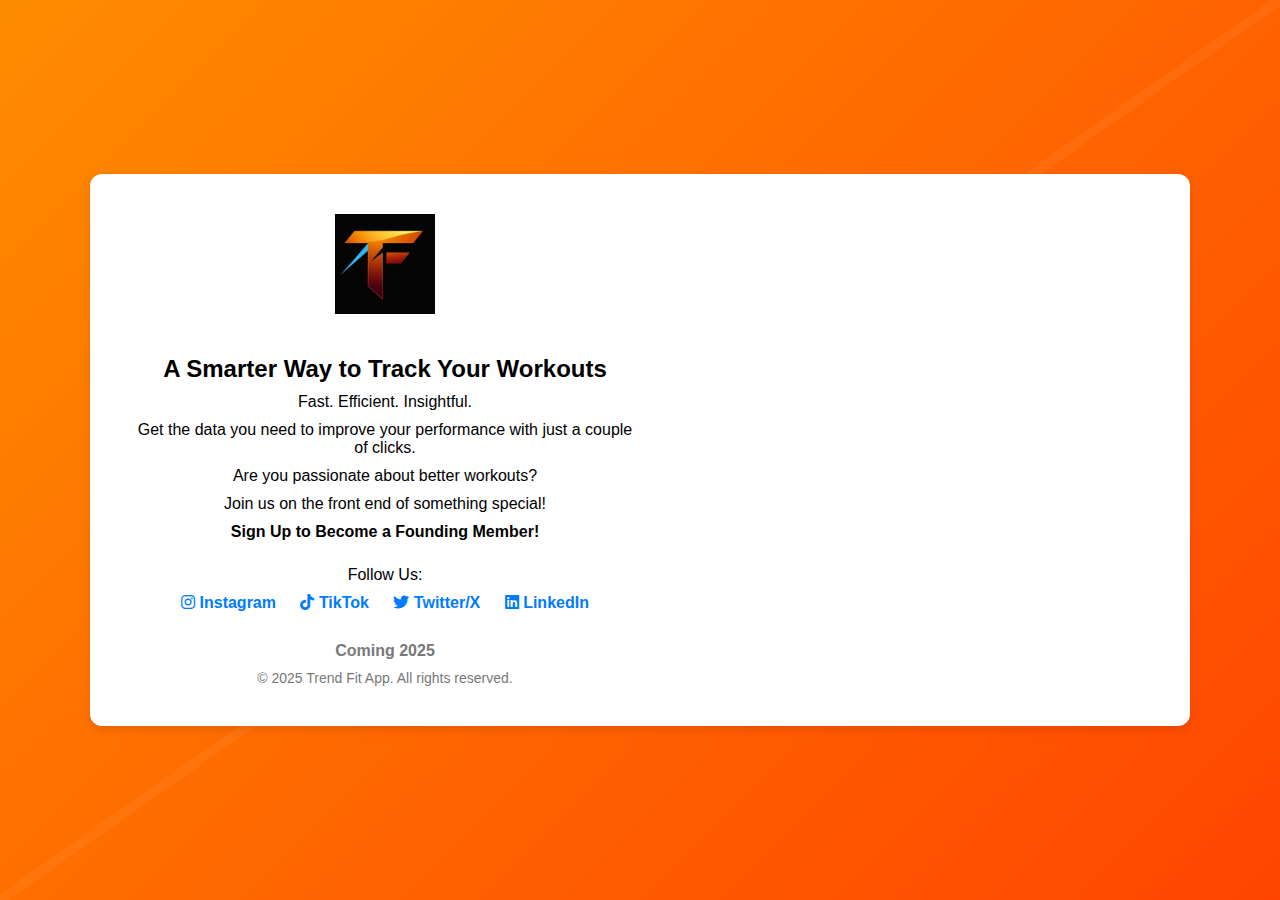
<file: index.html>
<!DOCTYPE html>
<html lang="en">
<head>
  <meta charset="UTF-8" />
  <title>Trend Fit App</title>
  <link rel="stylesheet" href="https://cdnjs.cloudflare.com/ajax/libs/font-awesome/6.5.0/css/all.min.css" />
  <meta name="viewport" content="width=device-width, initial-scale=1.0">
  <style>

    body::before {
      content: '';
      position: absolute;
      top: 0; left: 0; right: 0; bottom: 0;
      background-image: url('data:image/svg+xml;utf8,<svg width="100%" height="100%" xmlns="http://www.w3.org/2000/svg"><line x1="0" y1="100%" x2="100%" y2="0" stroke="white" stroke-opacity="0.05" stroke-width="10" /></svg>');
      background-repeat: repeat;
      z-index: 0;
      pointer-events: none;

    }

    body {
      font-family: Arial, sans-serif;
      background: linear-gradient(135deg, #FF8C00, #FF4500);
      margin: 0;
      padding: 0;
      display: flex;
      justify-content: center;
      align-items: center;
      min-height: 100vh;
      position: relative;
      z-index: 1;
    }

    .container {
      display: flex;
      background-color: white; 
      box-shadow: 0 4px 10px rgba(0, 0, 0, 0.1); 
      border-radius: 12px;               
      max-width: 1100px;
      width: 100%;
      margin: 40px;
      overflow: hidden;
    }

    .left-content, .right-content {
      padding: 40px;
      flex: 1;
      box-sizing: border-box;
    }

    .left-content {
      text-align: center;
    }

    .right-content {
      padding: 0;
    }

    .logo {
      width: 100px;
      margin-bottom: 20px;
    }

    h1 {
      font-size: 24px;
      margin-bottom: 10px;
    }

    p {
      font-size: 16px;
      margin: 10px 0;
    }

    .socials {
      margin-top: 25px;
    }

    .socials a {
      margin: 0 10px;
      text-decoration: none;
      color: #007bff;
      font-weight: bold;
    }

    .footer {
      margin-top: 30px;
      font-size: 14px;
      color: #777;
    }

    iframe {
      width: 100%;
      height: 100%;
      border: none;
      display: block;
    }

    @media (max-width: 900px) {
      .container {
        flex-direction: column;
        margin: 20px;
      }

      .left-content, .right-content {
        padding: 20px;
        text-align: center;
      }

      .logo {
        margin: 0 auto 20px auto;
      }

      iframe {
        width: 100%;
        height: 500px;
        border: none;
      }
    }
    
  </style>
</head>
<body>
  <div class="container">
    <div class="left-content">
      <img src="logo.png" alt="Trend Fit App Logo" class="logo" />
      <h1>A Smarter Way to Track Your Workouts</h1>
      <p>Fast. Efficient. Insightful.</p>
      <p>Get the data you need to improve your performance with just a couple of clicks.</p>
      <p>Are you passionate about better workouts?</p>
      <p>Join us on the front end of something special!</p>
      <p><strong>Sign Up to Become a Founding Member!</strong></p>
      <div class="socials">
        <p>Follow Us:</p>
        <a href="https://www.instagram.com/trendfitapp" target="_blank">
          <span style="white-space: nowrap;"><i class="fab fa-instagram"></i> Instagram</span>
        </a>
        <a href="https://www.tiktok.com/@trendfitapp" target="_blank">
          <span style="white-space: nowrap;"><i class="fab fa-tiktok"></i> TikTok</span>
        </a>
        <a href="https://twitter.com/trendfitapp" target="_blank">
          <span style="white-space: nowrap;"><i class="fab fa-twitter"></i> Twitter/X</span>
        </a>
        <a href="https://www.linkedin.com/company/trendfitapp" target="_blank">
          <span style="white-space: nowrap;"><i class="fab fa-linkedin"></i> LinkedIn</span>
        </a>
      </div>
      <div class="footer">
        <p><strong>Coming 2025</strong></p>
        &copy; 2025 Trend Fit App. All rights reserved.
      </div>
    </div>
    <div class="right-content">
      <div class="right-content">
  <iframe 
    data-tally-src="https://tally.so/embed/mBeZYN?dynamicHeight=1" 
    loading="lazy" 
    width="100%" 
    height="177" 
    frameborder="0" 
    marginheight="0" 
    marginwidth="0" 
    title="Trend Fit App Signup">
  </iframe>
</div>
<script>
  var d=document,w="https://tally.so/widgets/embed.js",v=function(){
    if("undefined"!=typeof Tally)Tally.loadEmbeds();
    else d.querySelectorAll("iframe[data-tally-src]:not([src])")
      .forEach(function(e){e.src=e.dataset.tallySrc});
  };
  if("undefined"!=typeof Tally) v();
  else if(d.querySelector('script[src="'+w+'"]')==null){
    var s=d.createElement("script");
    s.src=w;
    s.onload=v;
    s.onerror=v;
    d.body.appendChild(s);
  }
</script>
    </div>
  </div>
</body>
</html>
</file>
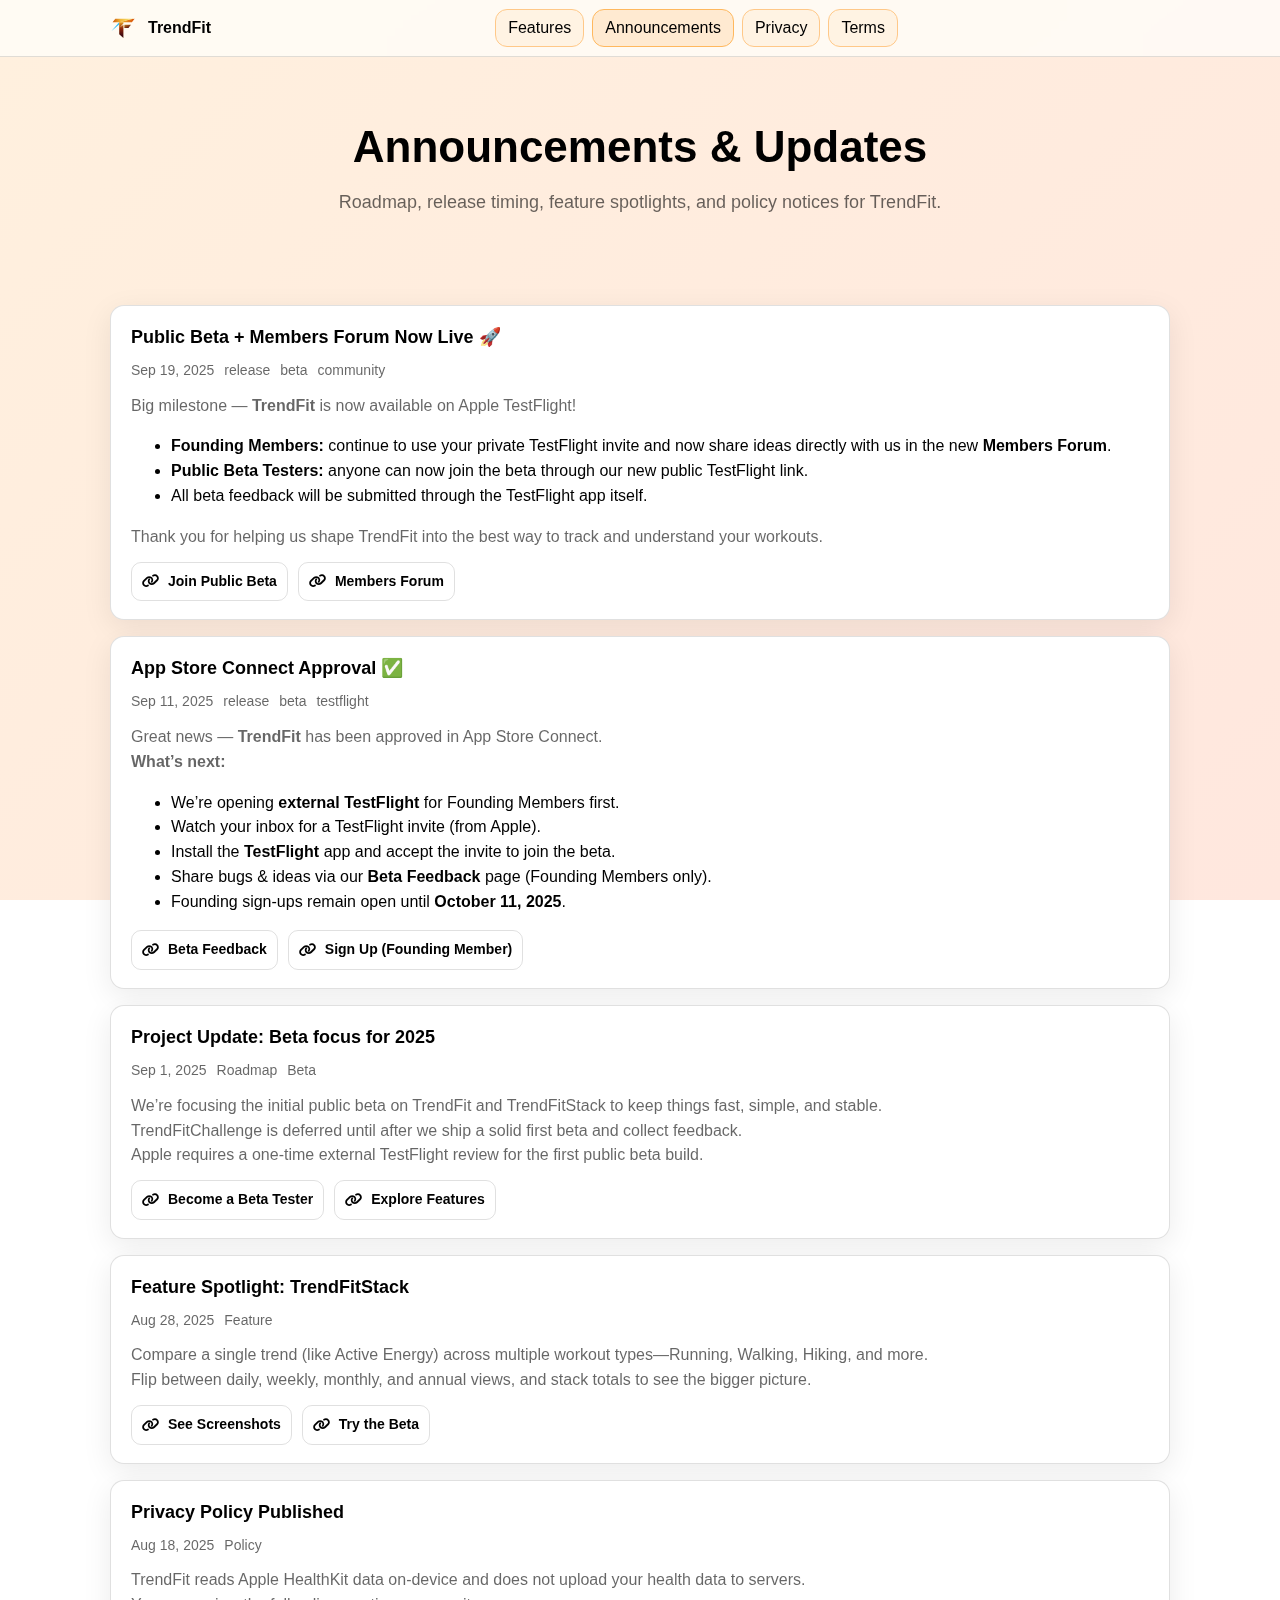
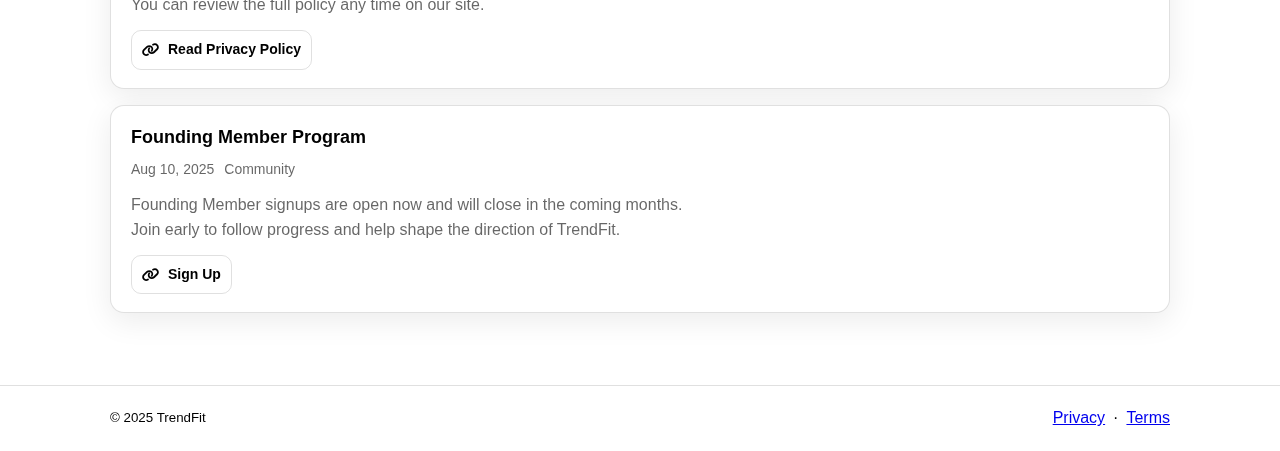
<file: announcements.html>
<!doctype html>
<html lang="en">
<head>
  <meta charset="UTF-8" />
  <title>Trend Fit App — Announcements</title>
  <meta name="viewport" content="width=device-width, initial-scale=1.0">

  <!-- SEO -->
  <link rel="canonical" href="https://trendfitapp.com/announcements.html" />
  <meta name="description" content="Latest TrendFit announcements and product updates." />
  <meta name="theme-color" content="#FF6A00" />

  <!-- Open Graph -->
  <meta property="og:type" content="website" />
  <meta property="og:site_name" content="TrendFit" />
  <meta property="og:title" content="TrendFit — Announcements" />
  <meta property="og:description" content="Latest TrendFit announcements and product updates." />
  <meta property="og:url" content="https://trendfitapp.com/announcements.html" />
  <meta property="og:image" content="https://trendfitapp.com/images/og-default.png" />

  <!-- Twitter Card -->
  <meta name="twitter:card" content="summary_large_image" />
  <meta name="twitter:title" content="TrendFit — Announcements" />
  <meta name="twitter:description" content="Latest TrendFit announcements and product updates." />
  <meta name="twitter:image" content="https://trendfitapp.com/images/og-default.png" />

  <!-- Structured Data: CollectionPage -->
  <script type="application/ld+json">
  {
    "@context": "https://schema.org",
    "@type": "CollectionPage",
    "name": "TrendFit Announcements",
    "url": "https://trendfitapp.com/announcements.html",
    "description": "Latest TrendFit announcements and product updates."
  }
  </script>

  <!-- Icons & Styles -->
  <link rel="preconnect" href="https://cdnjs.cloudflare.com">
  <link rel="stylesheet" href="https://cdnjs.cloudflare.com/ajax/libs/font-awesome/6.5.0/css/all.min.css" />
  <link rel="stylesheet" href="css/style.css?v=2025-09-20-1" />

  <!-- Shared include (header/footer, etc.) -->
  <script defer src="js/includes.js?v=2025-09-20-1"></script>

  <!-- IMPORTANT: Page-specific loader for announcements -->
  <!-- If your project used a different filename/path, restore it here -->
  <script defer src="js/announcements.js?v=2025-09-20-1"></script>

  <!-- Favicons -->
  <link rel="icon" type="image/png" sizes="32x32" href="/favicon-32x32.png">
  <link rel="icon" type="image/png" sizes="16x16" href="/favicon-16x16.png">
</head>


<body class="bg-gradient">
  
  <!-- ============ Header / Navbar ============ -->
  <!-- Shared header include -->
<div data-include="partials/header.html"></div>

  <main>
    <!-- ============ Page Header ============ -->
    <section class="hero">
      <div class="container text-center">
        <h1 class="hero-title">Announcements & Updates</h1>
        <p class="hero-subtitle">Roadmap, release timing, feature spotlights, and policy notices for TrendFit.</p>
      </div>
    </section>

    <!-- ============ Announcements List (rendered by JS) ============ -->
    <section class="section">
      <div class="container">
        <div id="announce-root" class="announce-list" aria-live="polite"></div>

        <noscript>
          <p><strong>Note:</strong> This page uses a tiny script to load announcements. Please enable JavaScript to view updates.</p>
        </noscript>
      </div>
    </section>
  </main>

  <!-- ============ Footer ============ -->
  <footer class="site-footer">
    <div class="container footer-row">
      <small>© 2025 TrendFit</small>
      <div class="footer-links">
        <a href="privacy.html">Privacy</a>
        <span>&middot;</span>
        <a href="terms.html">Terms</a>
      </div>
    </div>
  </footer>

<!-- Cloudflare Web Analytics --><script defer src="https://static.cloudflareinsights.com/beacon.min.js" data-cf-beacon="{&quot;token&quot;: &quot;88f8c60681cd4caaaa9c73ec113a9178&quot;}"></script><!-- End Cloudflare Web Analytics -->
</body>
</html>
</file>
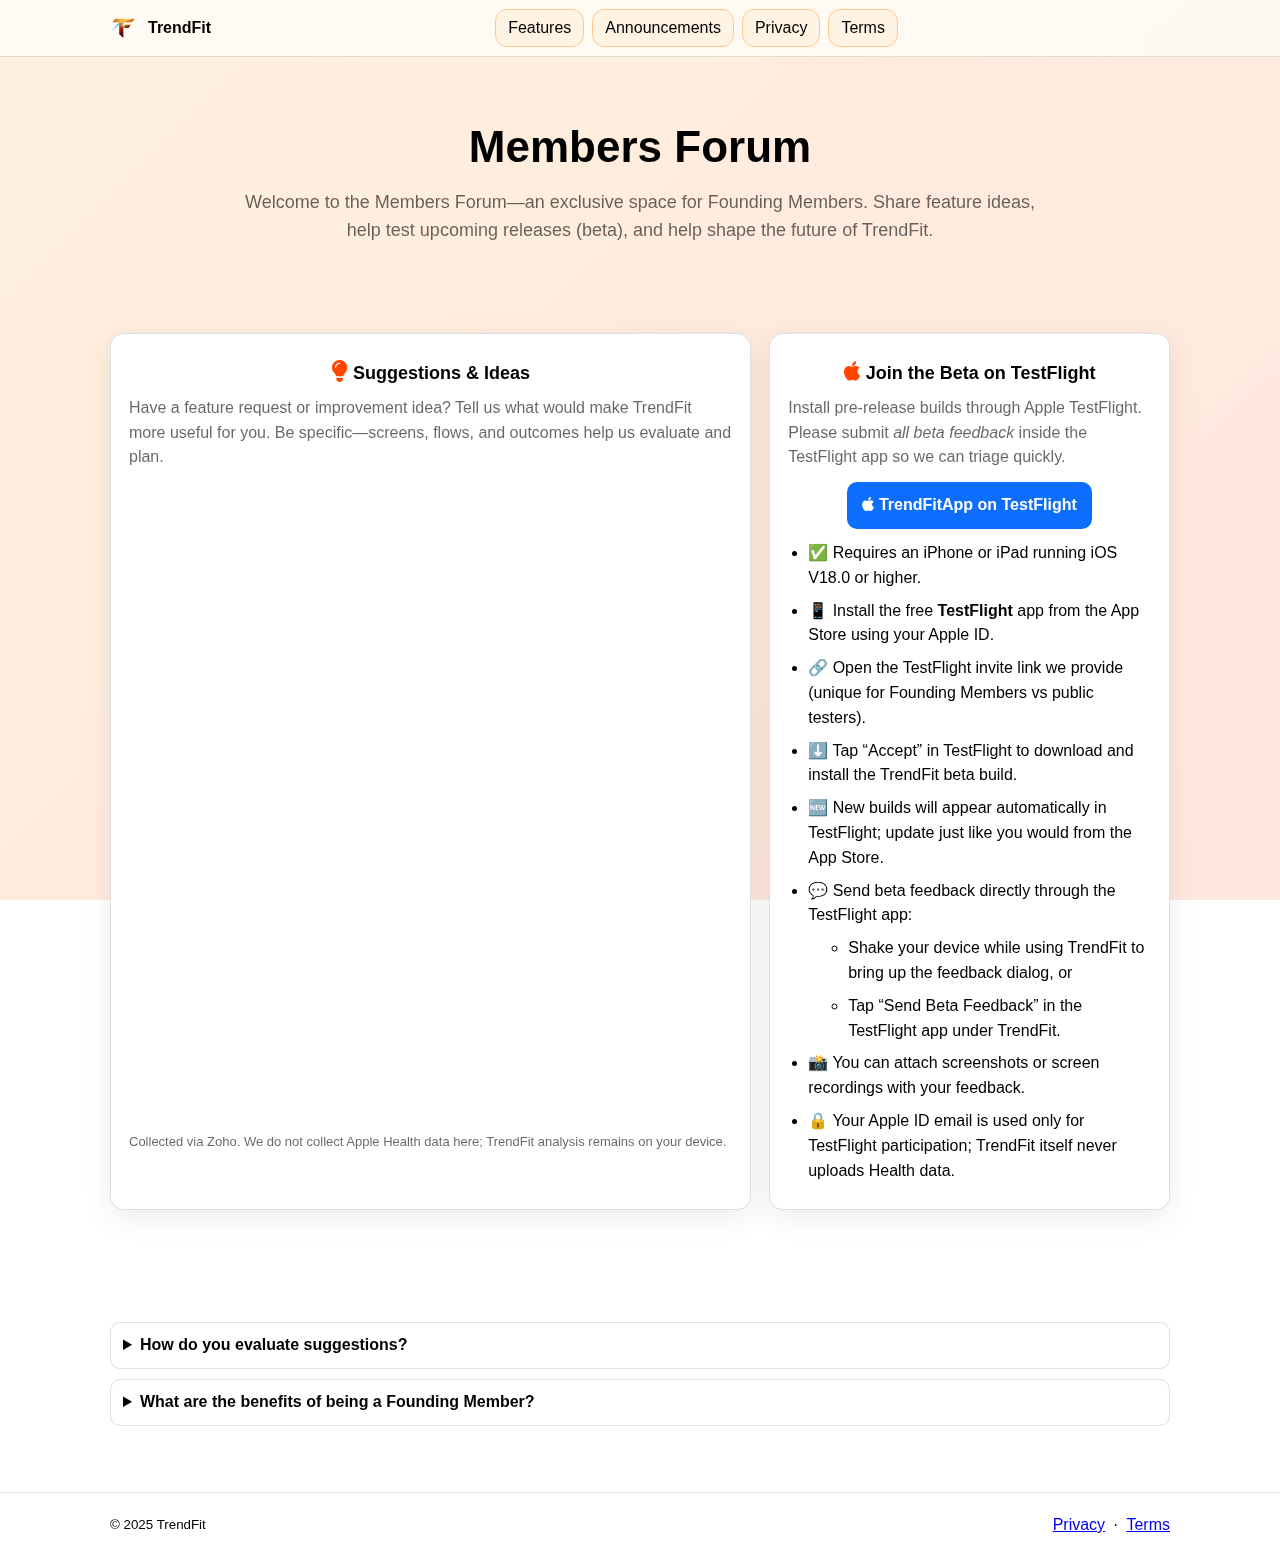
<file: beta-feedback.html>
<!doctype html>
<html lang="en">
<head>
  <meta charset="utf-8" />
  <title>TrendFit — Members Forum</title>
  <meta name="viewport" content="width=device-width, initial-scale=1" />
  
  <link rel="canonical" href="https://trendfitapp.com/beta-feedback.html" />
  <meta name="description" content="Members Forum: Share ideas with the TrendFit team or join the beta via Apple TestFlight." />
  <meta property="og:url" content="https://trendfitapp.com/beta-feedback.html">
  
  <link rel="preconnect" href="https://cdnjs.cloudflare.com">
  <link rel="stylesheet" href="https://cdnjs.cloudflare.com/ajax/libs/font-awesome/6.5.0/css/all.min.css" />
  <link rel="stylesheet" href="css/style.css?v=2025-09-20-1" />

  <script defer src="js/includes.js"></script>

  <!-- Keep this page out of search for now -->
  <meta name="robots" content="noindex, nofollow">
  <meta name="googlebot" content="noindex">
</head>
<body class="forum bg-gradient">
  <!-- ============ Header / Navbar ============ -->
  <div data-include="partials/header.html"></div>

  <main>
    <!-- ============ Hero ============ -->
    <section class="hero">
      <div class="container text-center">
        <h1 class="hero-title">Members Forum</h1>
        <p class="hero-subtitle">
          Welcome to the Members Forum—an exclusive space for Founding Members. Share feature ideas, help test upcoming releases (beta), and help shape the future of TrendFit.
        </p>
      </div>
    </section>

   <!-- ============ Two-up: Suggestions & Beta ============ -->
<section class="section">
  <div class="container forum-grid">
    <!-- Suggestions / Ideas -->
    <article class="card">
      <h3><i class="fa-solid fa-lightbulb card-icon" aria-hidden="true"></i> Suggestions &amp; Ideas</h3>
      <p style="margin:8px 0 12px; color:var(--muted);">
        Have a feature request or improvement idea? Tell us what would make TrendFit more useful for you.
        Be specific—screens, flows, and outcomes help us evaluate and plan.
      </p>

      <iframe
        class="suggestions-embed"
        title="TrendFit Suggestions & Ideas"
        loading="lazy"
        referrerpolicy="no-referrer-when-downgrade"
        sandbox="allow-forms allow-scripts allow-same-origin allow-popups"
        src="https://forms.zohopublic.ca/curtistrend1/form/FoundingMemberIdeasForm/formperma/C-O1uBYGTzpE3tcBsEZGvicspOJun0cXLUtir699pxQ">
      </iframe>

      <p style="margin-top:10px; font-size:13px; color:var(--muted);">
        Collected via Zoho. We do not collect Apple Health data here; TrendFit analysis remains on your device.
      </p>
    </article>

    <!-- Join the Beta -->
    <aside class="card">
      <h3><i class="fa-brands fa-apple card-icon" aria-hidden="true"></i> Join the Beta on TestFlight</h3>
      <p style="margin:8px 0 12px; color:var(--muted);">
        Install pre-release builds through Apple TestFlight. Please submit <em>all beta feedback</em>
        inside the TestFlight app so we can triage quickly.
      </p>

      <a class="btn btn-primary" href="https://testflight.apple.com/join/jVUZRMCt" target="_blank" rel="noopener">
        <i class="fa-brands fa-apple"></i> TrendFitApp on TestFlight
      </a>

      <ul class="steps">
        <li>✅ Requires an iPhone or iPad running iOS V18.0 or higher.</li>
        <li>📱 Install the free <strong>TestFlight</strong> app from the App Store using your Apple ID.</li>
        <li>🔗 Open the TestFlight invite link we provide (unique for Founding Members vs public testers).</li>
        <li>⬇️ Tap “Accept” in TestFlight to download and install the TrendFit beta build.</li>
        <li>🆕 New builds will appear automatically in TestFlight; update just like you would from the App Store.</li>
        <li>💬 Send beta feedback directly through the TestFlight app:
          <ul style="margin-top:6px;">
            <li>Shake your device while using TrendFit to bring up the feedback dialog, or</li>
            <li>Tap “Send Beta Feedback” in the TestFlight app under TrendFit.</li>
          </ul>
        </li>
        <li>📸 You can attach screenshots or screen recordings with your feedback.</li>
        <li>🔒 Your Apple ID email is used only for TestFlight participation; TrendFit itself never uploads Health data.</li>
      </ul>
    </aside>
  </div>
</section>

    <!-- ============ FAQs ============ -->
    <section class="section">
      <div class="container">

        <details class="faq">
          <summary>How do you evaluate suggestions?</summary>
          <p>
            We weigh user impact, feasibility, and alignment with TrendFit’s vision:
            privacy-first and insight-driven fitness trends.
          </p>
        </details>

        <details class="faq">
          <summary>What are the benefits of being a Founding Member?</summary>
          <p>
            Founding Members are our pre-launch supporters who believed in TrendFit from day one. You get first access to test new features like TrendFitChallenge, priority review of your feedback, and direct input on the product roadmap. While anyone can download TrendFit from the App Store, only Founding Members have this exclusive connection to the team.
          </p>
        </details>

      </div>
    </section>
  </main>

  <!-- ============ Footer ============ -->
  <footer class="site-footer">
    <div class="container footer-row">
      <small>© 2025 TrendFit</small>
      <div class="footer-links">
        <a href="privacy.html">Privacy</a>
        <span>&middot;</span>
        <a href="terms.html">Terms</a>
      </div>
    </div>
  </footer>

<!-- Cloudflare Web Analytics --><script defer src="https://static.cloudflareinsights.com/beacon.min.js" data-cf-beacon="{&quot;token&quot;: &quot;88f8c60681cd4caaaa9c73ec113a9178&quot;}"></script><!-- End Cloudflare Web Analytics -->
</body>
</html>
</file>
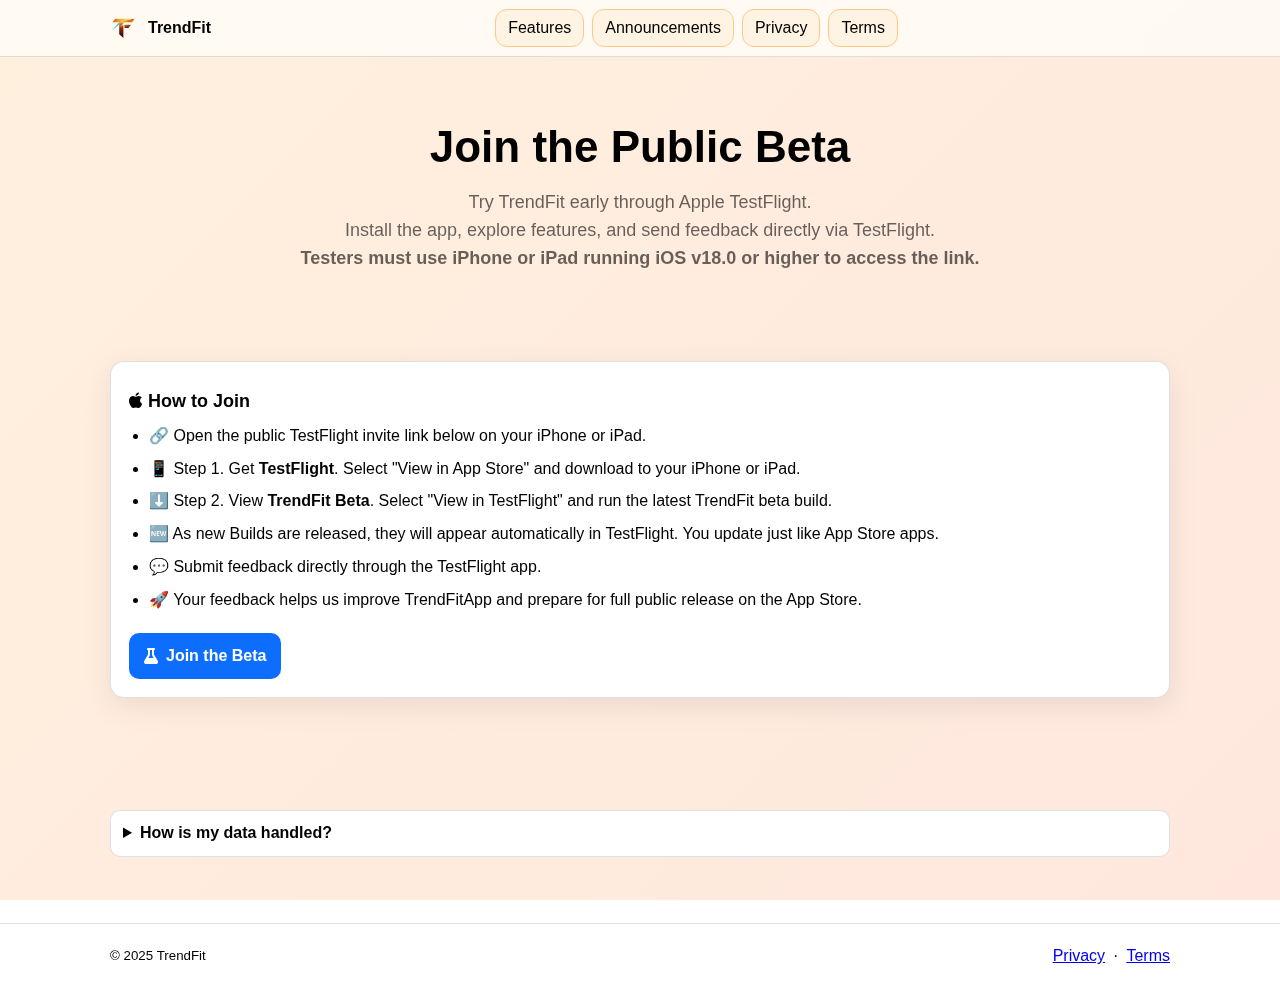
<file: beta-testers.html>
<!doctype html>
<html lang="en">
<head>
  <meta charset="UTF-8" />
  <title>Trend Fit App — Public Beta</title>
  <meta name="viewport" content="width=device-width, initial-scale=1.0">

  <!-- SEO -->
  <link rel="canonical" href="https://trendfitapp.com/beta-testers.html" />
  <meta name="description" content="Join the TrendFit public beta. Help refine features and shape the roadmap with real-world feedback." />
  <meta name="theme-color" content="#FF6A00" />

  <!-- Open Graph -->
  <meta property="og:type" content="website" />
  <meta property="og:site_name" content="TrendFit" />
  <meta property="og:title" content="Join the TrendFit Public Beta" />
  <meta property="og:description" content="Help refine features and shape the roadmap with real-world feedback." />
  <meta property="og:url" content="https://trendfitapp.com/beta-testers.html" />
  <meta property="og:image" content="https://trendfitapp.com/images/og-default.png" />

  <!-- Twitter Card -->
  <meta name="twitter:card" content="summary_large_image" />
  <meta name="twitter:title" content="Join the TrendFit Public Beta" />
  <meta name="twitter:description" content="Help refine features and shape the roadmap with real-world feedback." />
  <meta name="twitter:image" content="https://trendfitapp.com/images/og-default.png" />

  <!-- Structured Data: WebPage -->
  <script type="application/ld+json">
  {
    "@context": "https://schema.org",
    "@type": "WebPage",
    "name": "TrendFit Public Beta",
    "url": "https://trendfitapp.com/beta-testers.html",
    "description": "Join the TrendFit public beta and help refine features with real-world feedback."
  }
  </script>

  <!-- Icons & Styles -->
  <link rel="preconnect" href="https://cdnjs.cloudflare.com">
  <link rel="stylesheet" href="https://cdnjs.cloudflare.com/ajax/libs/font-awesome/6.5.0/css/all.min.css" />
  <link rel="stylesheet" href="css/style.css?v=2025-09-20-1" />

  <script defer src="js/includes.js"></script>

  <!-- Favicons -->
  <link rel="icon" type="image/png" sizes="32x32" href="/favicon-32x32.png">
  <link rel="icon" type="image/png" sizes="16x16" href="/favicon-16x16.png">
</head>

<body class="bg-gradient">

  <!-- ============ Header / Navbar ============ -->
  <div data-include="partials/header.html"></div>

  <main>
    <!-- ============ Hero ============ -->
    <section class="hero">
      <div class="container text-center">
        <h1 class="hero-title">Join the Public Beta</h1>
        <p class="hero-subtitle">
          Try TrendFit early through Apple TestFlight.<br> Install the app, explore features,
          and send feedback directly via TestFlight.
        </p>
        <p class="hero-subtitle">
          <strong>Testers must use iPhone or iPad running iOS v18.0 or higher to access the link. </strong>
        </p>
      </div>
    </section>

    <!-- ============ Instructions Card ============ -->
    <section class="section">
      <div class="container">
        <div class="card text-center">
          <h3><i class="fa-brands fa-apple"></i> How to Join</h3>
          <ul class="steps">
            <li>🔗 Open the public TestFlight invite link below on your iPhone or iPad.</li>
            <li>📱 Step 1. Get <strong>TestFlight</strong>. Select "View in App Store" and download to your iPhone or iPad.</li>
            <li>⬇️ Step 2. View <strong>TrendFit Beta</strong>. Select "View in TestFlight" and run the latest TrendFit beta build.</li>
            <li>🆕 As new Builds are released, they will appear automatically in TestFlight. You update just like App Store apps.</li>
            <li>💬 Submit feedback directly through the TestFlight app.</li>
            <li>🚀 Your feedback helps us improve TrendFitApp and prepare for full public release on the App Store.</li>
          </ul>

          <div style="margin-top:20px;">
            <a class="btn btn-primary" href="https://testflight.apple.com/join/ZyQuwcyF" target="_blank" rel="noopener">
              <i class="fa-solid fa-flask"></i> Join the Beta
            </a>
          </div>
        </div>
      </div>
    </section>

    <!-- ============ Privacy note ============ -->
    <section class="section">
      <div class="container">
        <details class="faq">
          <summary>How is my data handled?</summary>
          <p>
            TestFlight feedback (including screenshots or crash logs) is managed by Apple.
            TrendFit never uploads your Health data — analysis remains private and on-device.
            For more details, see our <a href="privacy.html">Privacy Policy</a>.
          </p>
        </details>
      </div>
    </section>
  </main>

  <!-- ============ Footer ============ -->
  <footer class="site-footer">
    <div class="container footer-row">
      <small>© 2025 TrendFit</small>
      <div class="footer-links">
        <a href="privacy.html">Privacy</a>
        <span>&middot;</span>
        <a href="terms.html">Terms</a>
      </div>
    </div>
  </footer>

<!-- Cloudflare Web Analytics --><script defer src="https://static.cloudflareinsights.com/beacon.min.js" data-cf-beacon="{&quot;token&quot;: &quot;88f8c60681cd4caaaa9c73ec113a9178&quot;}"></script><!-- End Cloudflare Web Analytics -->
</body>
</html>
</file>
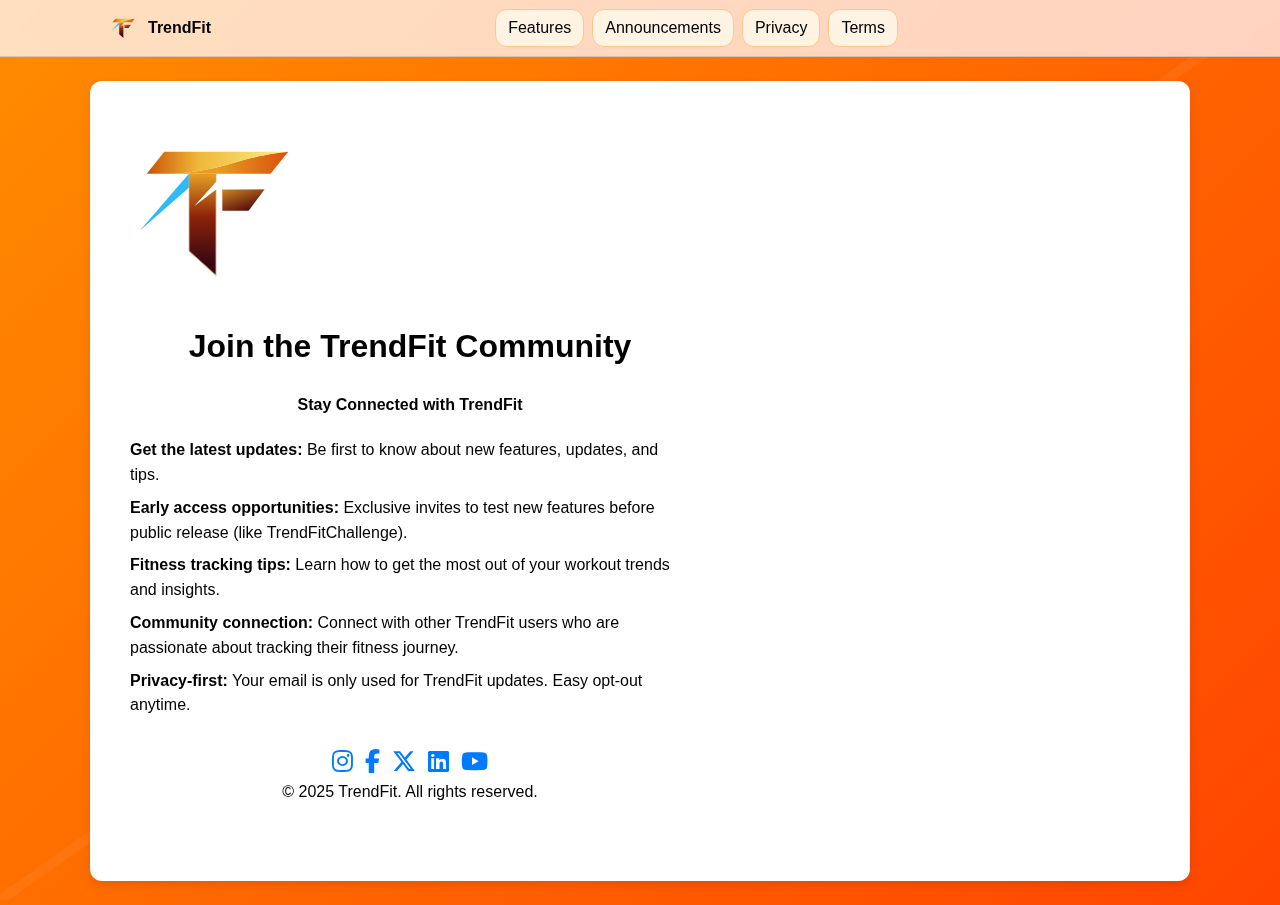
<file: community.html>
<!DOCTYPE html>
<html lang="en">
<head>
  <meta charset="UTF-8" />
  <title>Trend Fit App – Join Our Community</title>
  <meta name="viewport" content="width=device-width, initial-scale=1.0">

  <!-- SEO -->
  <link rel="canonical" href="https://trendfitapp.com/community.html" />
  <meta name="description" content="Join the TrendFit community. Get updates on new features, early access to beta releases, tips, and connect with other fitness enthusiasts." />
  <meta name="theme-color" content="#FF6A00" />

  <!-- Open Graph -->
  <meta property="og:type" content="website" />
  <meta property="og:site_name" content="TrendFit" />
  <meta property="og:title" content="TrendFit – Join Our Community" />
  <meta property="og:description" content="Join the TrendFit community for updates, early access, and tips." />
  <meta property="og:url" content="https://trendfitapp.com/community.html" />
  <meta property="og:image" content="https://trendfitapp.com/images/og-default.png" />

  <!-- Twitter Card -->
  <meta name="twitter:card" content="summary_large_image" />
  <meta name="twitter:title" content="TrendFit – Join Our Community" />
  <meta name="twitter:description" content="Join the TrendFit community for updates, early access, and tips." />
  <meta name="twitter:image" content="https://trendfitapp.com/images/og-default.png" />

  <!-- Structured Data: WebPage -->
  <script type="application/ld+json">
  {
    "@context": "https://schema.org",
    "@type": "WebPage",
    "name": "TrendFit Community",
    "url": "https://trendfitapp.com/community.html",
    "description": "Join the TrendFit community for updates, early access to new features, and fitness tracking tips."
  }
  </script>

  <!-- Icons & Styles -->
  <link rel="preconnect" href="https://cdnjs.cloudflare.com">
  <link rel="stylesheet" href="https://cdnjs.cloudflare.com/ajax/libs/font-awesome/6.5.0/css/all.min.css" />
  <link rel="stylesheet" href="css/style.css?v=2025-09-20-1" />

  <script defer src="js/includes.js"></script>

  <!-- Favicons -->
  <link rel="icon" type="image/png" sizes="32x32" href="/favicon-32x32.png">
  <link rel="icon" type="image/png" sizes="16x16" href="/favicon-16x16.png">
</head>

<body class="signup bg-diagonal-line">
  <!-- ============ Site Header / Navbar (shared look) ============ -->
  <div data-include="partials/header.html"></div>

  <!-- ============ Landing Content (Community) ============ -->
  <main class="page-wrap">
    <div class="container">
      <div class="left-content">
        <img src="images/TrendFitAppVectorIcon.svg" alt="Trend Fit App Logo" class="logo" />
        <h1>Join the TrendFit Community</h1>

        <p><strong>Stay Connected with TrendFit</strong></p>

        <div class="signup-benefits">
          <p><strong>Get the latest updates:</strong> Be first to know about new features, updates, and tips.</p>
          <p><strong>Early access opportunities:</strong> Exclusive invites to test new features before public release (like TrendFitChallenge).</p>
          <p><strong>Fitness tracking tips:</strong> Learn how to get the most out of your workout trends and insights.</p>
          <p><strong>Community connection:</strong> Connect with other TrendFit users who are passionate about tracking their fitness journey.</p>
          <p><strong>Privacy-first:</strong> Your email is only used for TrendFit updates. Easy opt-out anytime.</p>
        </div>

        <div class="socials">
  <div class="social-links">
    <a href="https://www.instagram.com/trendfitapp" target="_blank" rel="noopener" aria-label="Instagram"><i class="fab fa-instagram"></i></a>
    <a href="https://www.facebook.com/trendfitapp" target="_blank" rel="noopener" aria-label="Facebook"><i class="fab fa-facebook-f"></i></a>
    <a href="https://x.com/trendfitapp" target="_blank" rel="noopener" aria-label="X (Twitter)"><i class="fab fa-x-twitter"></i></a>
    <a href="https://www.linkedin.com/company/trend-fit-app" target="_blank" rel="noopener" aria-label="LinkedIn"><i class="fab fa-linkedin"></i></a>
    <a href="https://www.youtube.com/@trendfit_app" target="_blank" rel="noopener" aria-label="YouTube"><i class="fab fa-youtube"></i></a>
  </div>
</div>

        <div class="footer">
          &copy; 2025 TrendFit. All rights reserved.
        </div>
      </div>

      <div class="right-content" id="signup-section">
        <!-- Zoho Community Form -->
        <div id="community-signup">
          <iframe 
            id="communityFrame"
            title="TrendFit Community Signup"
            aria-label="TrendFit Community Signup"
            loading="lazy"
            referrerpolicy="no-referrer-when-downgrade"
            sandbox="allow-forms allow-scripts allow-same-origin allow-popups"
            style="width: 100%; height: 800px; border: 0; display: block;"
            src="https://forms.zohopublic.ca/curtistrend1/form/TrendFitAppSignup/formperma/_6xAp1_xssGxZZB_l8ADgST0ffX3GYKSCEtSvUV8rpM">
          </iframe>
        </div>
      </div>
    </div>
  </main>

<!-- Cloudflare Web Analytics --><script defer src="https://static.cloudflareinsights.com/beacon.min.js" data-cf-beacon="{&quot;token&quot;: &quot;88f8c60681cd4caaaa9c73ec113a9178&quot;}"></script><!-- End Cloudflare Web Analytics -->
</body>
</html>
</file>
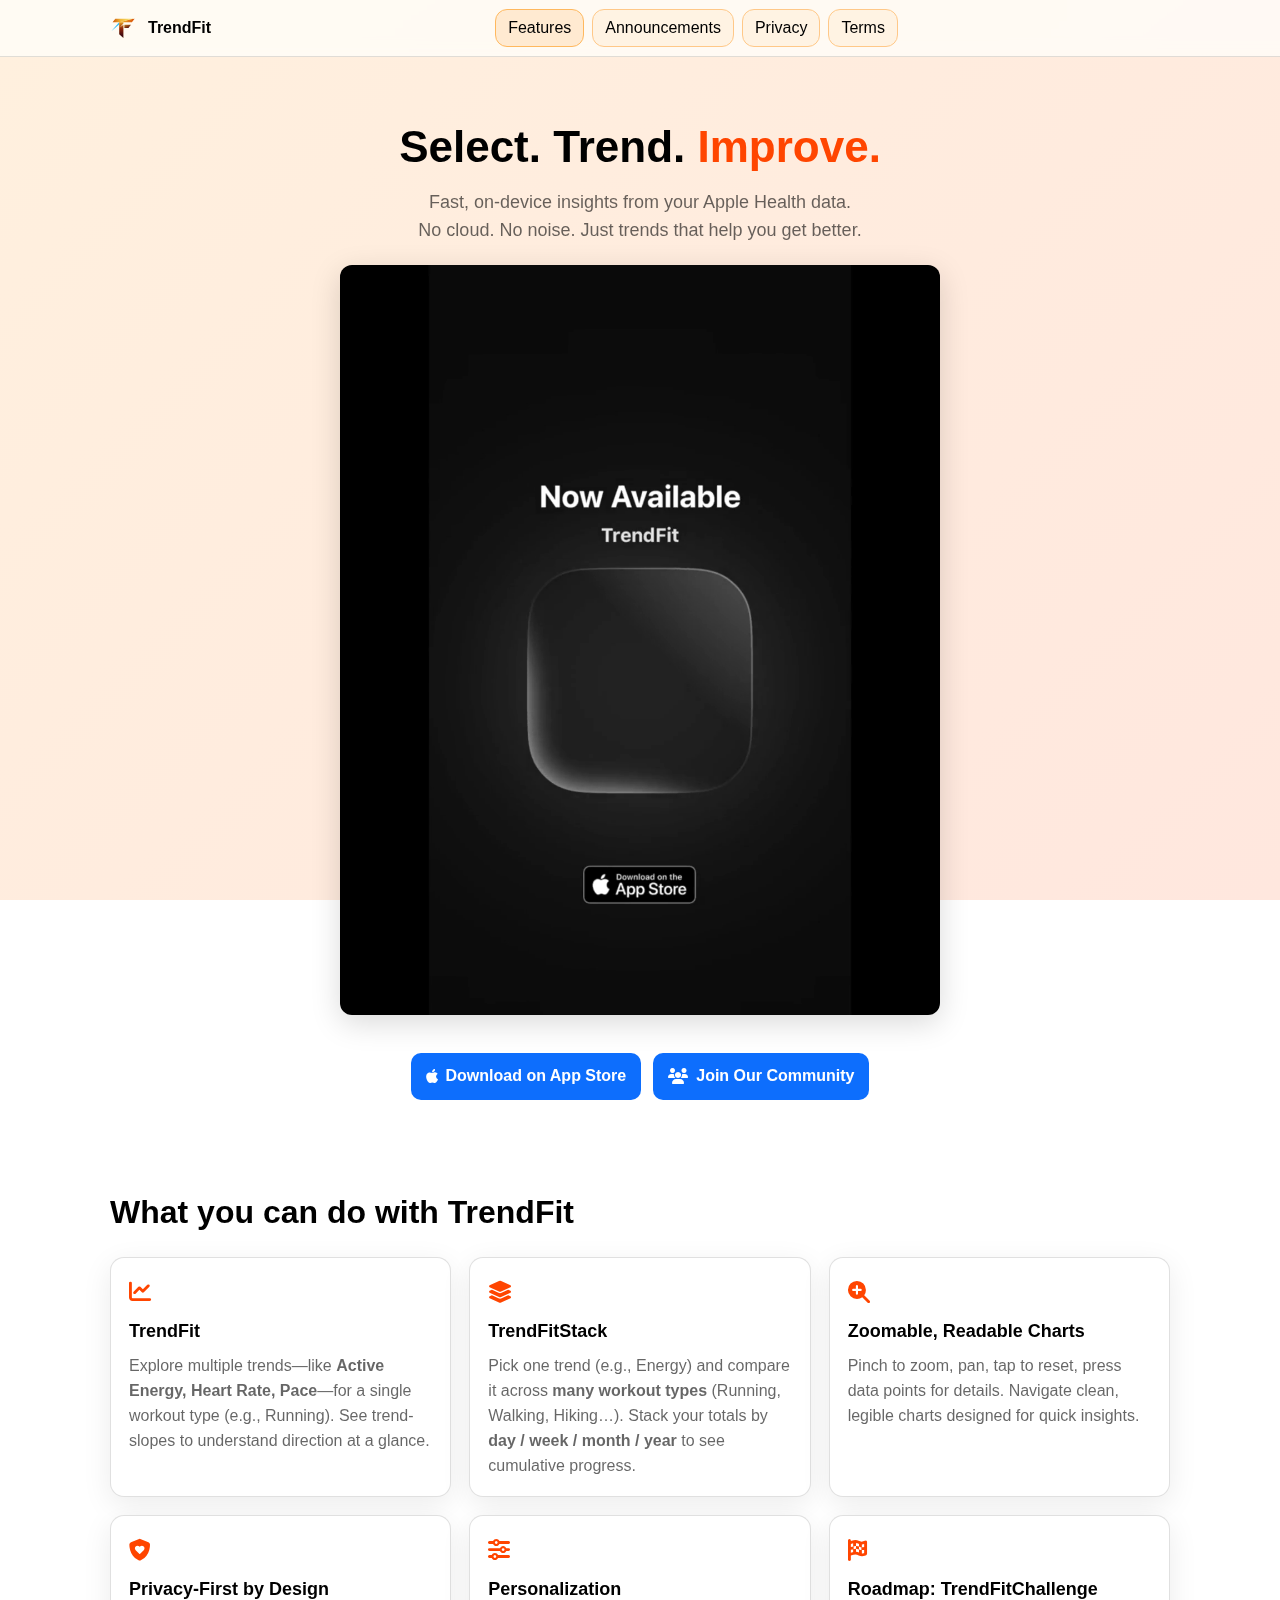
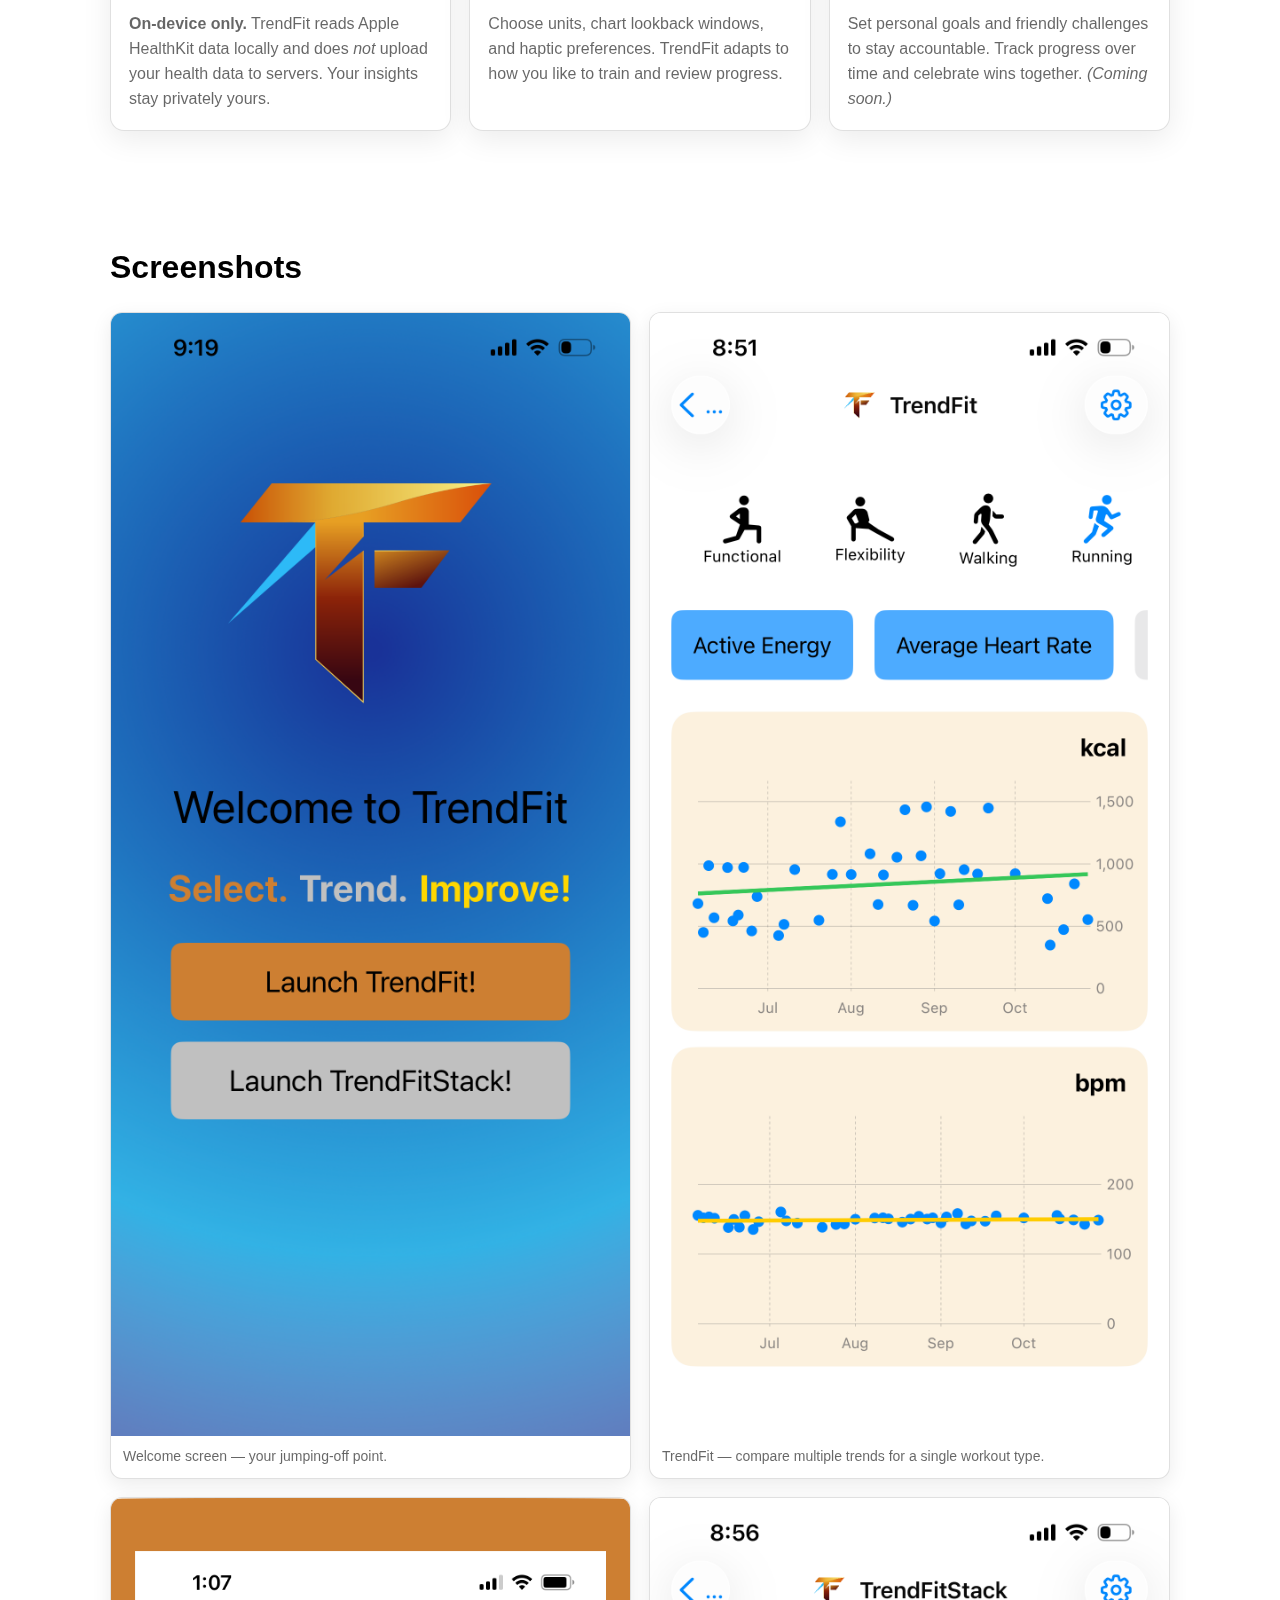
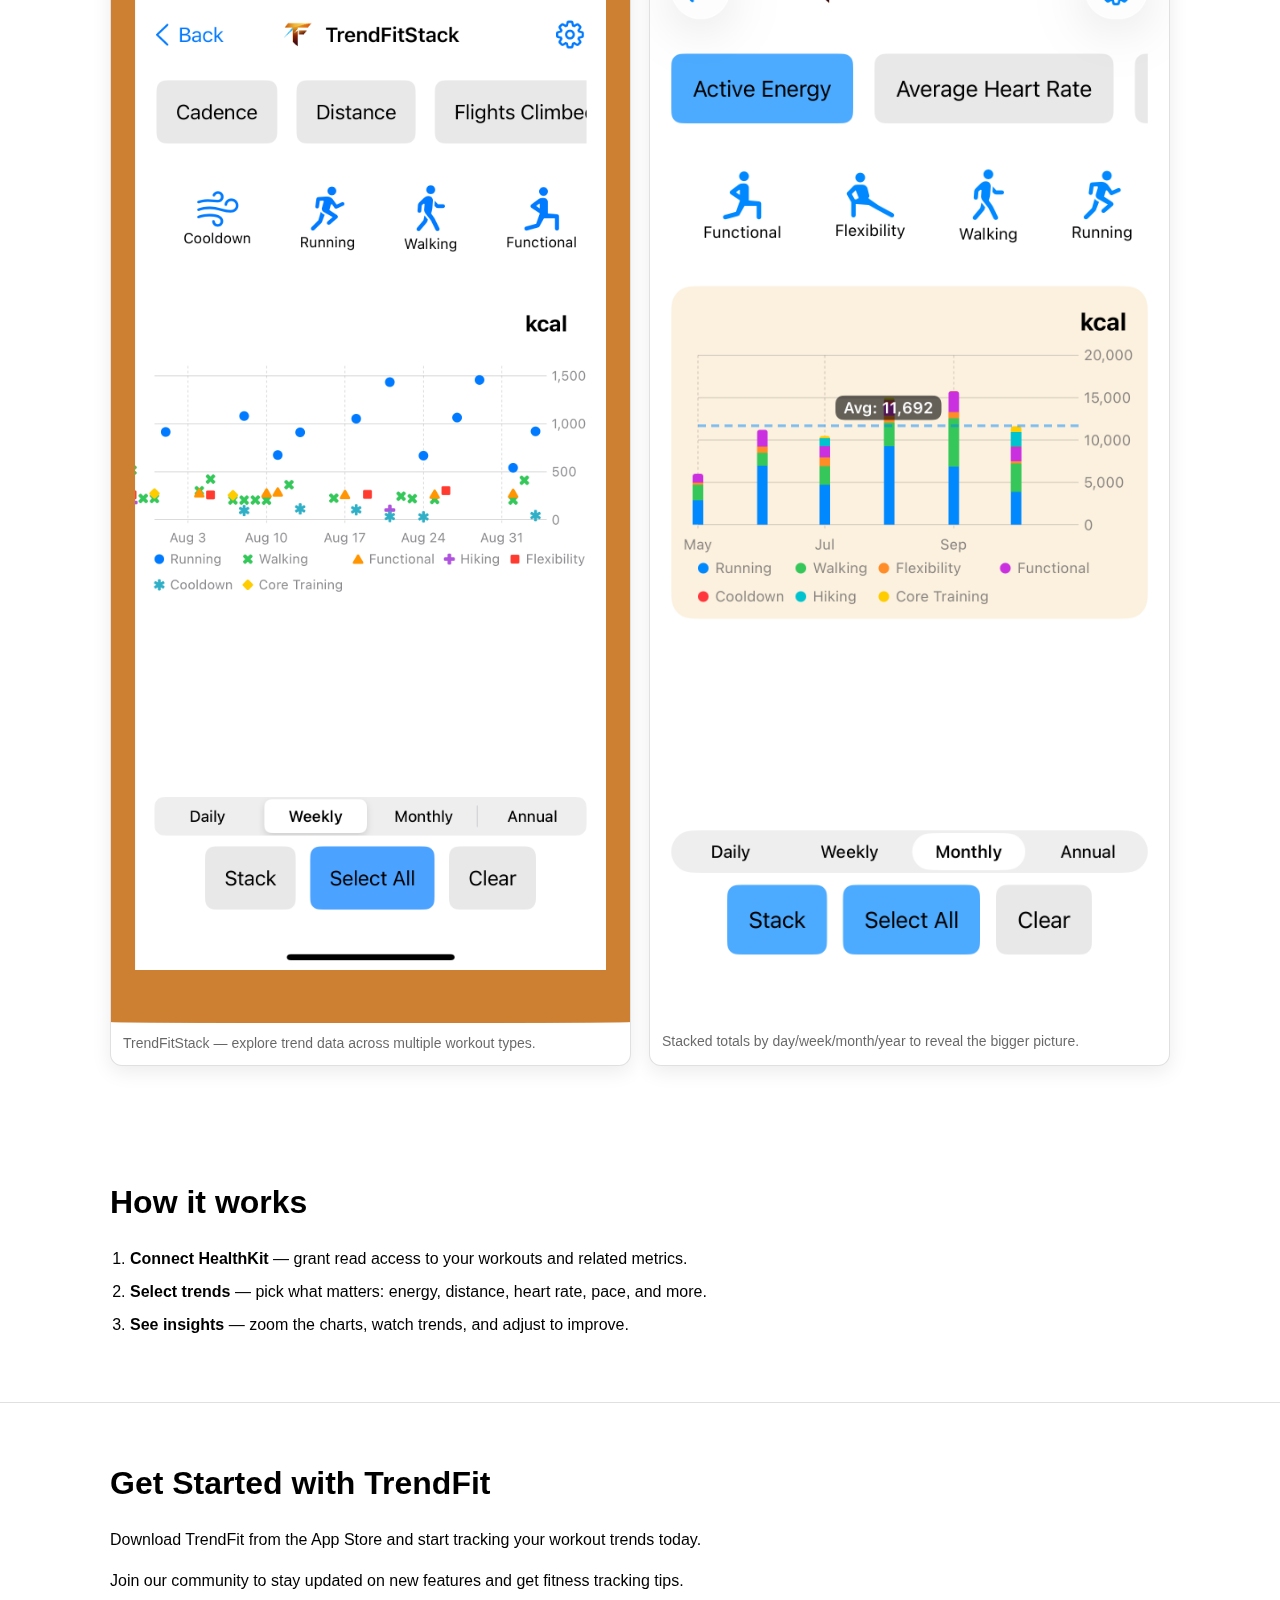
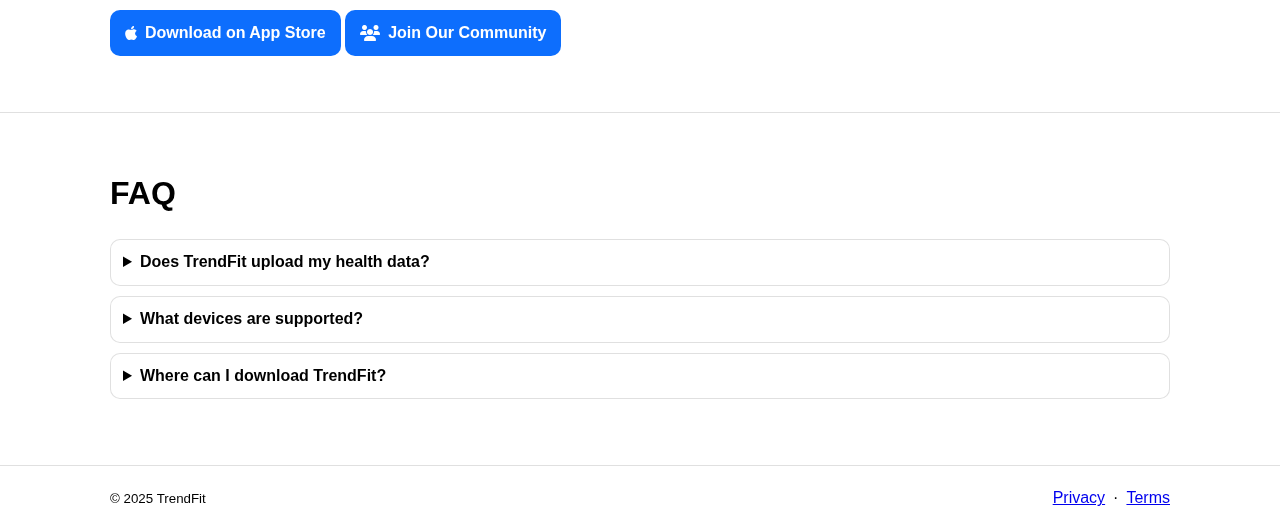
<file: features.html>
<!doctype html>
<html lang="en">
<head>
  <meta charset="utf-8" />
  <title>TrendFit — Features</title>
  <meta name="viewport" content="width=device-width, initial-scale=1" />

  <link rel="canonical" href="https://trendfitapp.com/features.html" />
  <meta name="description" content="Track workout trends with TrendFit and TrendFitStack. Zoomable charts, on-device privacy, and flexible views by day, week, month, and year." />
  <meta property="og:url" content="https://trendfitapp.com/features.html">
  
  <link rel="preconnect" href="https://cdnjs.cloudflare.com">
  <link rel="stylesheet" href="https://cdnjs.cloudflare.com/ajax/libs/font-awesome/6.5.0/css/all.min.css" />
  <link rel="stylesheet" href="css/style.css?v=2025-09-20-1" />

<script defer src="js/includes.js"></script>
  
</head>
<body class="bg-gradient">
  
  <!-- ============ Header / Navbar ============ -->
  <!-- Shared header include -->
<div data-include="partials/header.html"></div>

  <main>
    <!-- ============ Hero ============ -->
    <section class="hero">
      <div class="container text-center">
        <h1 class="hero-title">Select. Trend. <span class="accent">Improve.</span></h1>
        <p class="hero-subtitle">Fast, on-device insights from your Apple Health data.<br> No cloud. No noise. Just trends that help you get better.</p>

        <!-- App Store Promo Video -->
        <div class="app-store-promo-container">
          <video
            class="app-store-promo-video"
            aria-label="TrendFit App Store promotional video"
            playsinline
            muted
            loop
            autoplay
            preload="auto">
            <source src="media/App_Store_Promo.mp4" type="video/mp4" />
            Your browser doesn't support embedded videos. TrendFit is now available on the App Store!
          </video>
        </div>

        <div class="hero-actions">
          <a class="btn btn-primary" href="https://apps.apple.com/ca/app/trendfit/id6751863796" target="_blank" rel="noopener"><i class="fa-brands fa-apple"></i> Download on App Store</a>
          <a class="btn btn-primary" href="community.html"><i class="fa-solid fa-users"></i> Join Our Community</a>
        </div>
      </div>
    </section>

    <!-- ============ Feature Cards ============ -->
    <section class="section">
      <div class="container">
        <h2 class="section-title">What you can do with TrendFit</h2>

        <div class="grid grid-3">
          <!-- Card 1 -->
          <article class="card">
            <div class="card-icon"><i class="fa-solid fa-chart-line"></i></div>
            <h3>TrendFit</h3>
            <p>Explore multiple trends—like <strong>Active Energy, Heart Rate, Pace</strong>—for a single workout type (e.g., Running). See trend-slopes to understand direction at a glance.</p>
          </article>

          <!-- Card 2 -->
          <article class="card">
            <div class="card-icon"><i class="fa-solid fa-layer-group"></i></div>
            <h3>TrendFitStack</h3>
            <p>Pick one trend (e.g., Energy) and compare it across <strong>many workout types</strong> (Running, Walking, Hiking…). Stack your totals by <strong>day / week / month / year</strong> to see cumulative progress.</p>
          </article>

          <!-- Card 3 -->
          <article class="card">
            <div class="card-icon"><i class="fa-solid fa-magnifying-glass-plus"></i></div>
            <h3>Zoomable, Readable Charts</h3>
            <p>Pinch to zoom, pan, tap to reset, press data points for details. Navigate clean, legible charts designed for quick insights.</p>
          </article>

          <!-- Card 4 -->
          <article class="card">
            <div class="card-icon"><i class="fa-solid fa-shield-heart"></i></div>
            <h3>Privacy-First by Design</h3>
            <p><strong>On-device only.</strong> TrendFit reads Apple HealthKit data locally and does <em>not</em> upload your health data to servers. Your insights stay privately yours.</p>
          </article>

          <!-- Card 5 -->
          <article class="card">
            <div class="card-icon"><i class="fa-solid fa-sliders"></i></div>
            <h3>Personalization</h3>
            <p>Choose units, chart lookback windows, and haptic preferences. TrendFit adapts to how you like to train and review progress.</p>
          </article>

          <!-- Card 6 -->
          <article class="card">
            <div class="card-icon"><i class="fa-solid fa-flag-checkered"></i></div>
            <h3>Roadmap: TrendFitChallenge</h3>
            <p>Set personal goals and friendly challenges to stay accountable. Track progress over time and celebrate wins together. <em>(Coming soon.)</em></p>
          </article>
        </div>
      </div>
    </section>

    <!-- ============ Gallery (replace images when ready) ============ -->
    <section class="section alt">
      <div class="container">
        <h2 class="section-title">Screenshots</h2>
        <div class="grid grid-2 gallery">
          <figure class="shot">
            <img src="images/tf-welcome.png" alt="TrendFit welcome screen" />
            <figcaption>Welcome screen — your jumping-off point.</figcaption>
          </figure>
          <figure class="shot">
            <img src="images/tf-trendfit.png" alt="TrendFit single workout trend view" />
            <figcaption>TrendFit — compare multiple trends for a single workout type.</figcaption>
          </figure>
          <figure class="shot">
            <img src="images/tf-stack-scatter.png" alt="TrendFitStack scatter view with multiple workout types" />
            <figcaption>TrendFitStack — explore trend data across multiple workout types.</figcaption>
          </figure>
          <figure class="shot">
            <img src="images/tf-stack-stacked.png" alt="TrendFitStack stacked view by month" />
            <figcaption>Stacked totals by day/week/month/year to reveal the bigger picture.</figcaption>
          </figure>
        </div>
      </div>
    </section>

    <!-- ============ How It Works ============ -->
    <section class="section">
      <div class="container">
        <h2 class="section-title">How it works</h2>
        <ol class="steps">
          <li><strong>Connect HealthKit</strong> — grant read access to your workouts and related metrics.</li>
          <li><strong>Select trends</strong> — pick what matters: energy, distance, heart rate, pace, and more.</li>
          <li><strong>See insights</strong> — zoom the charts, watch trends, and adjust to improve.</li>
        </ol>
      </div>
    </section>

    <!-- ============ Community CTA ============ -->
    <section class="section highlight">
      <div class="container text-center">
        <h2 class="section-title">Get Started with TrendFit</h2>
        <p>Download TrendFit from the App Store and start tracking your workout trends today.</p>
        <p>Join our community to stay updated on new features and get fitness tracking tips.</p>
        <a class="btn btn-primary" href="https://apps.apple.com/app/trendfit/id6751863796" target="_blank" rel="noopener"><i class="fa-brands fa-apple"></i> Download on App Store</a>
        <a class="btn btn-primary" href="community.html"><i class="fa-solid fa-users"></i> Join Our Community</a>
      </div>
    </section>

    <!-- ============ FAQ (short) ============ -->
    <section class="section">
      <div class="container">
        <h2 class="section-title">FAQ</h2>
        <details class="faq">
          <summary>Does TrendFit upload my health data?</summary>
          <p>No. TrendFit reads HealthKit data locally on your device. Your data is not uploaded or sold.</p>
        </details>
        <details class="faq">
          <summary>What devices are supported?</summary>
          <p>iPhone with Apple Health and HealthKit permissions enabled. Specific OS/version details will be posted at release.</p>
        </details>
        <details class="faq">
          <summary>Where can I download TrendFit?</summary>
          <p>TrendFit is available now on the App Store for iPhone. Search for "TrendFit" or visit our download link.</p>
        </details>
      </div>
    </section>
  </main>

  <!-- ============ Footer ============ -->
  <footer class="site-footer">
    <div class="container footer-row">
      <small>© 2025 TrendFit</small>
      <div class="footer-links">
        <a href="privacy.html">Privacy</a>
        <span>&middot;</span>
        <a href="terms.html">Terms</a>
      </div>
    </div>
  </footer>

<!-- Cloudflare Web Analytics --><script defer src="https://static.cloudflareinsights.com/beacon.min.js" data-cf-beacon="{&quot;token&quot;: &quot;88f8c60681cd4caaaa9c73ec113a9178&quot;}"></script><!-- End Cloudflare Web Analytics -->
</body>
</html>
</file>
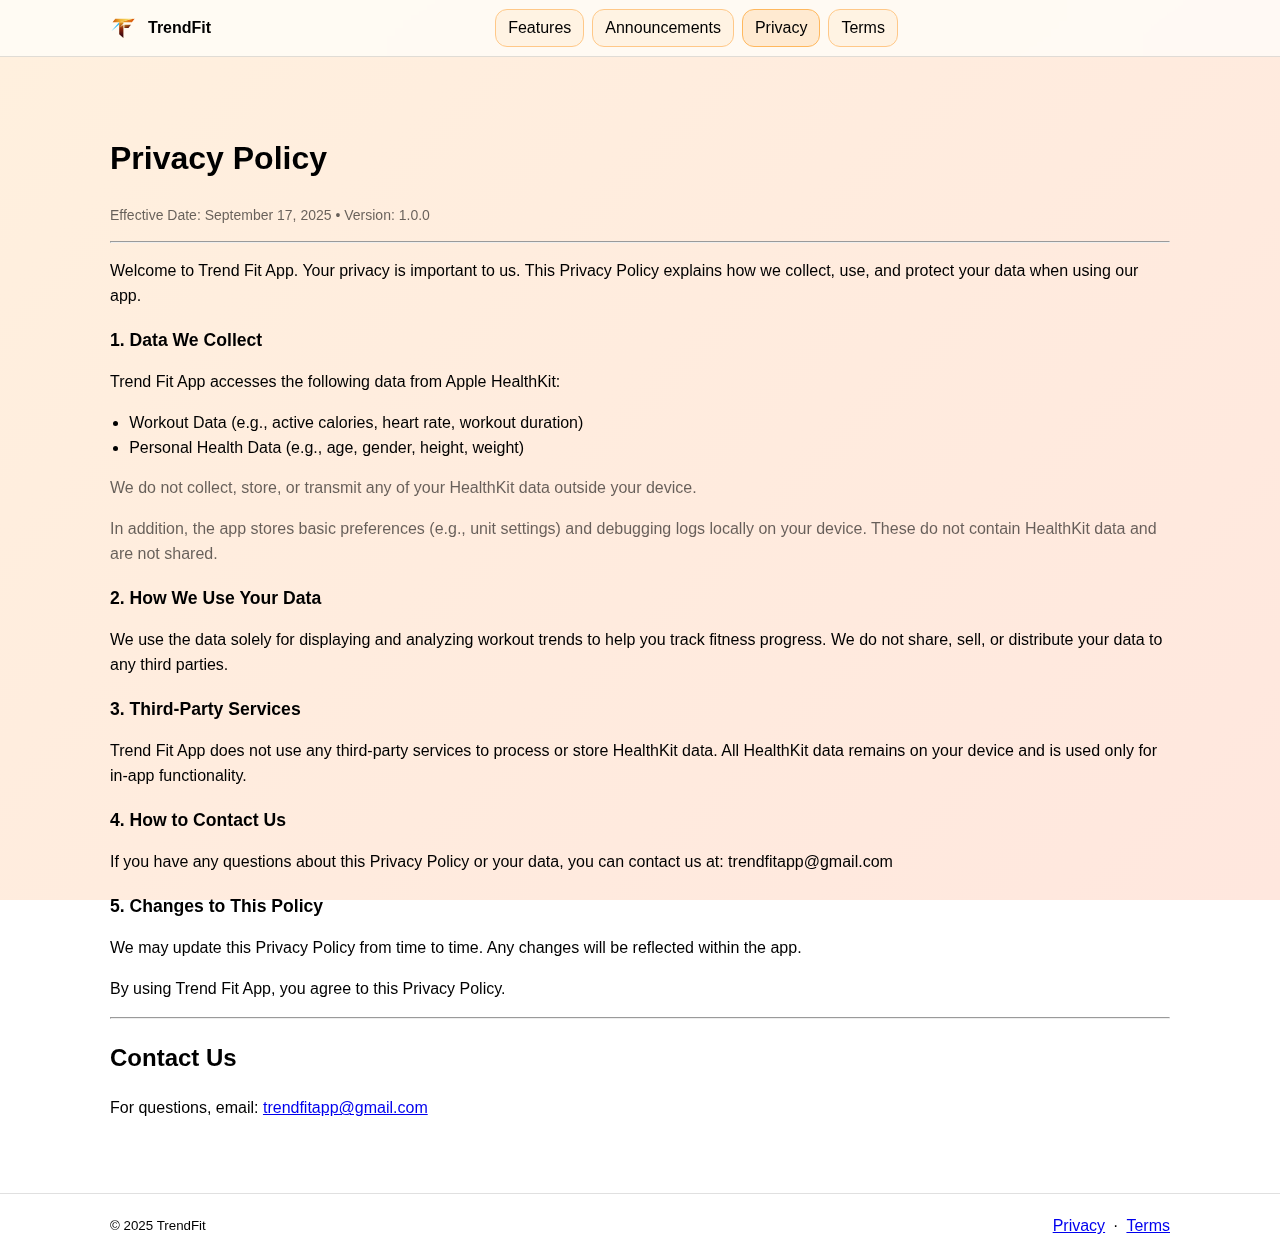
<file: privacy.html>
<!doctype html>
<html lang="en">
<head>
  <meta charset="utf-8" />
  <title>TrendFit — Privacy Policy</title>
  <meta name="viewport" content="width=device-width, initial-scale=1" />
  <link rel="canonical" href="https://trendfitapp.com/privacy.html" />
  <meta name="description" content="TrendFit Privacy Policy — on-device HealthKit analytics. We don’t upload your health data." />
  <meta property="og:url" content="https://trendfitapp.com/privacy.html">

  <!-- Styles -->
  <link rel="preconnect" href="https://cdnjs.cloudflare.com">
  <link rel="stylesheet" href="https://cdnjs.cloudflare.com/ajax/libs/font-awesome/6.5.0/css/all.min.css" />
  <link rel="stylesheet" href="css/style.css?v=2025-09-20-1" />

  <!-- Scripts -->
  <script defer src="js/includes.js"></script>  <!-- needed to render shared header -->
  <script defer src="js/policy.js"></script>    <!-- renders JSON-driven policy -->

  <style>
    /* Page-local tweaks (can move to css/style.css later) */
    .policy-meta { color: var(--muted); font-size: 14px; margin-top: 4px; }
    .policy-section { margin: 18px 0 0; }
    .policy-section h2 { font-size: 1.1rem; margin: 16px 0 6px; }
    .policy-section ul { padding-left: 1.2rem; }
  </style>
</head>
<body class="bg-gradient">

  <!-- ============ Header / Navbar (shared include) ============ -->
  <div data-include="partials/header.html"></div>

  <main class="section">
    <div class="container">
      <!-- policy.js will render into this root -->
      <div id="policy-root" data-policy="privacy">
        <!-- Fallback / Initial skeleton -->
        <h1>Privacy Policy</h1>
        <p class="policy-meta">Loading latest policy…</p>
      </div>

      <noscript>
        <article class="card" style="margin-top:12px;">
          <h3>Enable JavaScript to view Privacy Policy</h3>
          <p class="muted">This page loads the policy from a JSON file. Please enable JavaScript.</p>
        </article>
      </noscript>
    </div>
  </main>

  <!-- ============ Footer ============ -->
  <footer class="site-footer">
    <div class="container footer-row">
      <small>© 2025 TrendFit</small>
      <div class="footer-links">
        <a href="privacy.html">Privacy</a>
        <span>&middot;</span>
        <a href="terms.html">Terms</a>
      </div>
    </div>
  </footer>

<!-- Cloudflare Web Analytics --><script defer src="https://static.cloudflareinsights.com/beacon.min.js" data-cf-beacon="{&quot;token&quot;: &quot;88f8c60681cd4caaaa9c73ec113a9178&quot;}"></script><!-- End Cloudflare Web Analytics -->
</body>
</html>
</file>
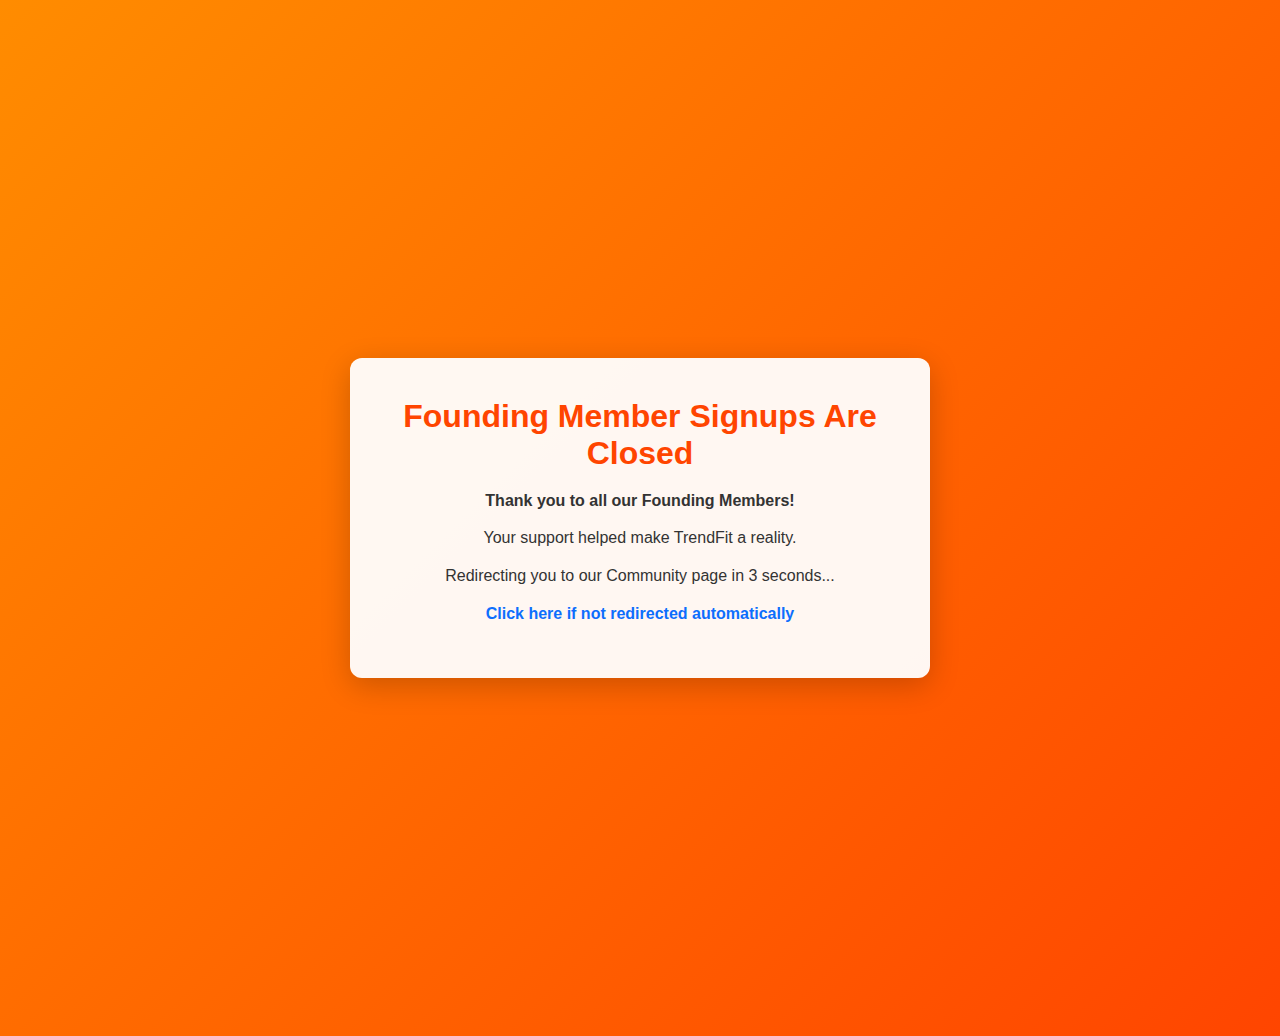
<file: signup.html>
<!DOCTYPE html>
<html lang="en">
<head>
  <meta charset="UTF-8" />
  <title>TrendFit – Founding Member Signups Closed</title>
  <meta name="viewport" content="width=device-width, initial-scale=1.0">
  <meta http-equiv="refresh" content="3;url=community.html">
  <link rel="canonical" href="https://trendfitapp.com/community.html" />
  <style>
    body {
      font-family: -apple-system, BlinkMacSystemFont, "Segoe UI", sans-serif;
      text-align: center;
      padding: 60px 20px;
      background: linear-gradient(135deg, #FF8C00, #FF4500);
      color: white;
      min-height: 100vh;
      display: flex;
      align-items: center;
      justify-content: center;
    }
    .container {
      max-width: 500px;
      background: rgba(255,255,255,0.95);
      color: #333;
      padding: 40px;
      border-radius: 12px;
      box-shadow: 0 8px 30px rgba(0,0,0,0.2);
    }
    h1 { margin: 0 0 16px; color: #FF4500; }
    p { margin: 12px 0; line-height: 1.6; }
    a { color: #0d6efd; text-decoration: none; font-weight: 600; }
    a:hover { text-decoration: underline; }
  </style>
</head>
<body>
  <div class="container">
    <h1>Founding Member Signups Are Closed</h1>
    <p><strong>Thank you to all our Founding Members!</strong></p>
    <p>Your support helped make TrendFit a reality.</p>
    <p>Redirecting you to our Community page in 3 seconds...</p>
    <p><a href="community.html">Click here if not redirected automatically</a></p>
  </div>

<!-- Cloudflare Web Analytics --><script defer src="https://static.cloudflareinsights.com/beacon.min.js" data-cf-beacon="{&quot;token&quot;: &quot;88f8c60681cd4caaaa9c73ec113a9178&quot;}"></script><!-- End Cloudflare Web Analytics -->
</body>
</html>
</file>
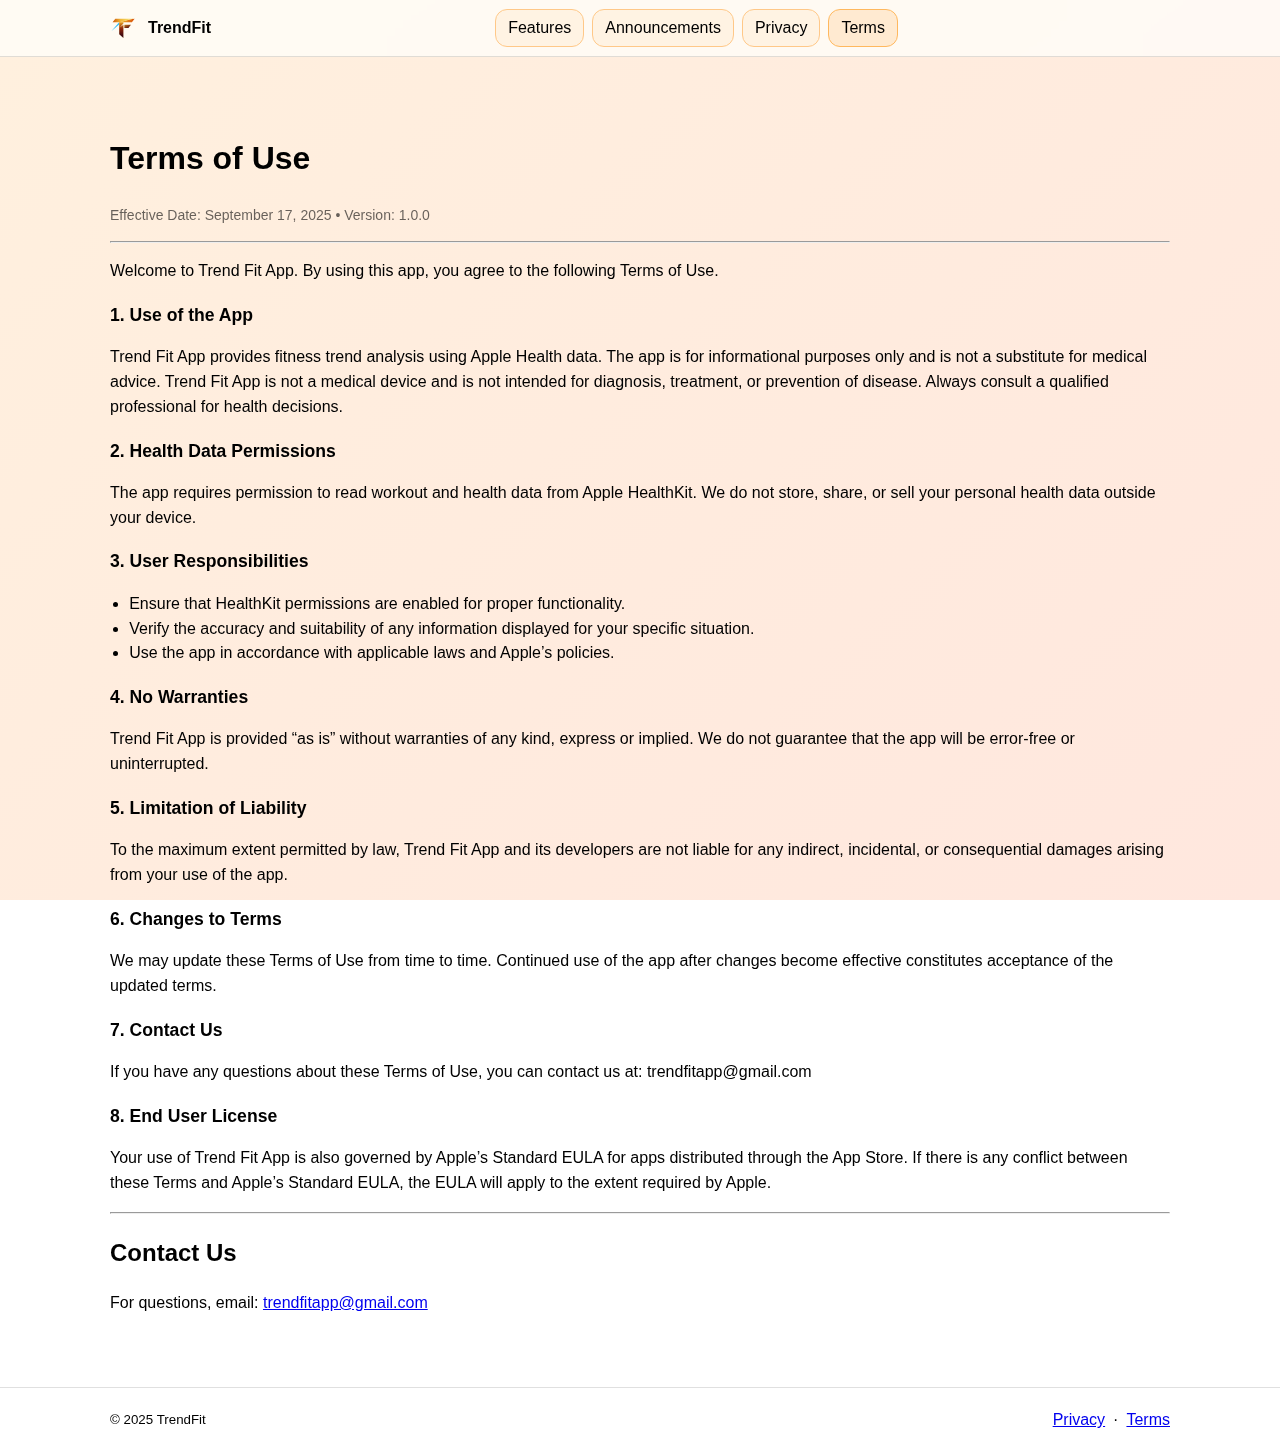
<file: terms.html>
<!doctype html>
<html lang="en">
<head>
  <meta charset="utf-8" />
  <title>TrendFit — Terms of Use</title>
  <meta name="viewport" content="width=device-width, initial-scale=1" />
  <link rel="canonical" href="https://trendfitapp.com/terms.html" />
  <meta name="description" content="TrendFit Terms of Use — app usage, permissions, limitations, and contact information." />
  <meta property="og:url" content="https://trendfitapp.com/terms.html">
  
  <link rel="preconnect" href="https://cdnjs.cloudflare.com">
  <link rel="stylesheet" href="https://cdnjs.cloudflare.com/ajax/libs/font-awesome/6.5.0/css/all.min.css" />
  <link rel="stylesheet" href="css/style.css?v=2025-09-20-1" />

<script defer src="js/includes.js"></script>

  <script defer src="js/policy.js"></script>
  <style>
    /* Page-local tweaks (can move to css/style.css later) */
    .policy-meta { color: var(--muted); font-size: 14px; margin-top: 4px; }
    .policy-section { margin: 18px 0 0; }
    .policy-section h2 { font-size: 1.1rem; margin: 16px 0 6px; }
    .policy-section ul { padding-left: 1.2rem; }
  </style>
</head>
<body class="bg-gradient">

  <!-- ============ Header / Navbar ============ -->
  <!-- Shared header include -->
<div data-include="partials/header.html"></div>

  <main class="section">
    <div class="container">
      <!-- policy.js will render into this root -->
      <div id="policy-root" data-policy="terms">
        <!-- Fallback / Initial skeleton -->
        <h1>Terms of Use</h1>
        <p class="policy-meta">Loading latest terms…</p>
      </div>

      <noscript>
        <article class="card" style="margin-top:12px;">
          <h3>Enable JavaScript to view Terms</h3>
          <p class="muted">This page loads the Terms of Use from a JSON file. Please enable JavaScript.</p>
        </article>
      </noscript>
    </div>
  </main>

  <!-- ============ Footer ============ -->
  <footer class="site-footer">
    <div class="container footer-row">
      <small>© 2025 TrendFit</small>
      <div class="footer-links">
        <a href="privacy.html">Privacy</a>
        <span>&middot;</span>
        <a href="terms.html">Terms</a>
      </div>
    </div>
  </footer>

<!-- Cloudflare Web Analytics --><script defer src="https://static.cloudflareinsights.com/beacon.min.js" data-cf-beacon="{&quot;token&quot;: &quot;88f8c60681cd4caaaa9c73ec113a9178&quot;}"></script><!-- End Cloudflare Web Analytics -->
</body>
</html>
</file>
<file: css/style.css>
/* ============================
   TrendFit Shared Styles (Option A)
   - Lightweight, no frameworks
   - Mobile-first, responsive
   ============================ */

:root {
  color-scheme: light;
  --brand1: #FF8C00; /* orange */
  --brand2: #FF4500; /* orange-red */
  --accent: #0d6efd; /* action blue */
  --ink: CanvasText;
  --bg: Canvas;
  --card: #ffffff;
  --muted: rgba(0,0,0,.6);
  --border: rgba(0,0,0,.12);
  --shadow: rgba(0,0,0,.08);

  /* Sticky header height used in the min-height calc */
  --header-h: 56px;

  /* Home hero logo target height for panel pairing */
  --hero-logo-h: 200px; /* try 140–180px to taste */
}

/* Base */
* { box-sizing: border-box; }
html, body { margin: 0; padding: 0; }
body { font-family: -apple-system, BlinkMacSystemFont, "Segoe UI", Inter, Roboto, Helvetica, Arial, sans-serif; color: var(--ink); background: var(--bg); line-height: 1.55; }

/* Background gradient option (used on features, signup, etc.) */
.bg-gradient::before {
  content: "";
  position: fixed;
  inset: 0;
  z-index: -1;
  background: linear-gradient(135deg, var(--brand1), var(--brand2));
  opacity: .13;
  pointer-events: none;
}

/* NEW: Diagonal line overlay (used on home & signup) */
.bg-diagonal-line::before {
  content: '';
  position: fixed;
  inset: 0;
  background-image: url('data:image/svg+xml;utf8,<svg width="100%" height="100%" xmlns="http://www.w3.org/2000/svg"><line x1="0" y1="100%" x2="100%" y2="0" stroke="white" stroke-opacity="0.05" stroke-width="10" /></svg>');
  background-repeat: repeat;
  z-index: -1;
  pointer-events: none;
}

/* NEW: Home page background gradient (moved from inline) */
body.home {
  background: linear-gradient(135deg, #2dbaf7, #0a5db3);
}

/* Layout helpers */
.container { width: 100%; max-width: 1100px; margin: 0 auto; padding: 0 20px; }
.section { padding: 56px 0; }
.section.alt { background: rgba(255,255,255,.55); }
.section.highlight { background: #fff; border-top: 1px solid var(--border); border-bottom: 1px solid var(--border); }
.section-title { margin: 0 0 20px; font-size: clamp(24px, 3vw, 32px); }

/* Header / Nav */
.site-header {
  position: sticky; top: 0;
  /* Fallback for older engines */
  background: rgba(255,255,255,.85);
  /* Modern polish */
  backdrop-filter: saturate(180%) blur(8px);
  background: color-mix(in oklab, white 75%, transparent);
  border-bottom: 1px solid var(--border);
  z-index: 10;
}
.nav { display: flex; align-items: center; justify-content: space-between; height: 56px; gap: 12px; }
.brand { display: inline-flex; align-items: center; gap: 10px; color: inherit; text-decoration: none; font-weight: 700; }
.brand img { display: block; }
.nav-links { display: flex; gap: 16px; align-items: center; flex-wrap: wrap; }
.nav-links a { color: inherit; text-decoration: none; padding: 6px 8px; border-radius: 8px; }
.nav-links a:hover, .nav-links a[aria-current="page"] { background: rgba(0,0,0,.06); }

/* Nav: panel-style pills (unified across pages) */
.site-header .nav-links a {
  background: #FFF3E3;
  border: 1px solid #FFC888;
  border-radius: 12px;
  padding: 8px 12px;
  line-height: 1.2;
}
.site-header .nav-links a:hover,
.site-header .nav-links a:focus-visible {
  background: #FFEAD1;
  border-color: #FFCF8F;
}
.site-header .nav-links a[aria-current="page"] {
  background: #FFEAD1;
  border-color: #FFB85E;
}
/* Normalize legacy btn classes if present in header links */
.site-header .nav-links a.btn,
.site-header .nav-links a.btn-compact {
  background: #FFF3E3 !important;
  color: inherit !important;
  border: 1px solid #FFC888 !important;
  border-radius: 12px !important;
  padding: 8px 12px !important;
  box-shadow: none !important;
}

/* --- Navbar: let pills wrap; avoid overflow/clipping --- */
.site-header .nav {
  height: auto;              /* override fixed height */
  min-height: 56px;
  padding-block: 8px;        /* space top/bottom */
  display: flex;
  align-items: center;
  justify-content: space-between;
  flex-wrap: wrap;           /* allow multiple rows */
  gap: 12px;
}
.site-header .brand { flex: 0 0 auto; }
.site-header .nav-links {
  flex: 1 1 0;
  display: flex;
  flex-wrap: wrap;
  justify-content: center;
  gap: 8px;
}
@media (max-width: 840px) {
  .site-header .nav { padding-block: 6px; }
  .site-header .nav-links a { padding: 6px 10px; font-size: 14px; }
}
@media (max-width: 520px) {
  .site-header .nav-links { gap: 6px; }
  .site-header .nav-links a { padding: 5px 8px; font-size: 13px; }
}
@media (max-width: 1180px) {
  .site-header .nav {
    flex-wrap: wrap;
    height: auto;
    padding-block: 8px;
    row-gap: 8px;
  }
  .site-header .nav .nav-links {
    width: 100%;
    display: flex;
    flex-wrap: wrap;
    justify-content: center;
    gap: 8px 10px;
    margin-top: 6px;
  }
}

/* ===== Announcements "new" badge on navbar ===== */
.site-header .nav-links a.has-badge { position: relative; }

.site-header .nav-links a .nav-badge {
  position: absolute;
  top: -3px;                 /* snug at top-right corner */
  right: -3px;
  width: 10px;
  height: 10px;
  border-radius: 999px;
  background: #e11900;       /* red dot */
  border: 2px solid #fff;    /* ring for contrast on light pills */
  box-shadow: 0 0 0 1px rgba(0,0,0,.06); /* subtle lift */
}

/* Hero */
.hero { padding: 56px 0 32px; text-align: center; }
.hero-title { margin: 0 0 8px; font-size: clamp(28px, 6vw, 44px); }
.hero-subtitle { margin: 0 auto; max-width: 820px; color: var(--muted); font-size: clamp(16px, 2.5vw, 18px); }
.hero-actions { margin-top: 18px; display: inline-flex; gap: 12px; flex-wrap: wrap; }
.accent { color: var(--brand2); }

/* App Store Promo Video in Hero */
.app-store-promo-container {
  margin: 20px auto;
  max-width: 800px;
  width: 100%;
  display: flex;
  justify-content: center;
  align-items: center;
}

.app-store-promo-video {
  width: 100%;
  max-width: 600px;
  height: auto;
  border-radius: 12px;
  box-shadow: 0 8px 30px rgba(0, 0, 0, 0.15);
  display: block;
  object-fit: contain;
  /* Smooth fade-in animation */
  animation: fadeIn 0.6s ease-in;
}

@keyframes fadeIn {
  from {
    opacity: 0;
    transform: translateY(10px);
  }
  to {
    opacity: 1;
    transform: translateY(0);
  }
}

/* Responsive sizing for smaller screens */
@media (max-width: 768px) {
  .app-store-promo-video {
    max-width: 100%;
    border-radius: 8px;
  }
  .app-store-promo-container {
    margin: 16px auto;
  }
}

@media (max-width: 480px) {
  .app-store-promo-video {
    border-radius: 6px;
  }
  .app-store-promo-container {
    margin: 12px auto;
  }
}

/* Respect reduced motion preferences */
@media (prefers-reduced-motion: reduce) {
  .app-store-promo-video {
    animation: none;
  }
}

/* Grid */
.grid { display: grid; gap: 18px; }
.grid-3 { grid-template-columns: 1fr; }
.grid-2 { grid-template-columns: 1fr; }
@media (min-width: 700px) {
  .grid-2 { grid-template-columns: repeat(2, 1fr); }
}
@media (min-width: 960px) {
  .grid-3 { grid-template-columns: repeat(3, 1fr); }
}

/* Cards */
.card {
  background: var(--card);
  border: 1px solid var(--border);
  border-radius: 14px;
  padding: 18px;
  box-shadow: 0 8px 30px var(--shadow);
}
.card h3 { margin-top: 8px; margin-bottom: 8px; font-size: 18px; }
.card p { margin: 0; color: var(--muted); }
.card-icon { font-size: 22px; color: var(--brand2); }

/* Gallery */
.gallery .shot { margin: 0; background: var(--card); border: 1px solid var(--border); border-radius: 12px; overflow: hidden; box-shadow: 0 6px 20px var(--shadow); }
.gallery img { width: 100%; height: auto; display: block; }
.gallery figcaption { padding: 10px 12px; font-size: 14px; color: var(--muted); }

/* Steps */
.steps { margin: 0; padding-left: 1.25rem; }
.steps li { margin: 8px 0; }

/* FAQ */
.faq { background: var(--card); border: 1px solid var(--border); border-radius: 10px; padding: 10px 12px; margin-bottom: 10px; }
.faq > summary { cursor: pointer; font-weight: 600; }
.faq > p { margin: 8px 0 0; color: var(--muted); }

/* Buttons */
.btn {
  display: inline-flex; align-items: center; gap: 8px;
  padding: 10px 14px; border-radius: 10px; border: 1px solid transparent;
  text-decoration: none; font-weight: 600; cursor: pointer;
}
.btn-compact { padding: 8px 10px; font-size: 14px; }
.btn-primary { background: var(--accent); color: white; }
.btn-primary:hover { filter: brightness(0.92); }
.btn-ghost { background: transparent; color: inherit; border-color: var(--border); }
.btn-ghost:hover { background: rgba(0,0,0,.06); }

/* Socials */
.socials {
  margin-top: 25px;
}

.social-links {
  display: flex;
  justify-content: center;
  flex-wrap: wrap;
  gap: 12px;
}

.social-links a {
  text-decoration: none;
  color: #007bff;
  font-size: 24px; /* icons a bit larger without labels */
}

/* Footer */
.site-footer {
  padding: 20px 0;
  border-top: 1px solid var(--border);
  /* Fallback */
  background: rgba(255,255,255,.85);
  /* Modern */
  background: color-mix(in oklab, white 85%, transparent);
}
.footer-row { display: flex; align-items: center; justify-content: space-between; gap: 12px; flex-wrap: wrap; }
.footer-links { display: inline-flex; gap: 8px; }

/* Accessibility niceties */
a:focus-visible, button:focus-visible { outline: 3px solid color-mix(in oklab, var(--accent) 40%, transparent); outline-offset: 2px; }

/* ==============================================
   Page: Landing (welcome)
   - Vertical centering shell
   - Signup iframe sizing
   ============================================== */

.page-wrap {
  min-height: calc(100dvh - var(--header-h)); /* fill viewport under sticky header */
  width: 100%;
  display: grid;
  place-items: center; /* centers both axes */
}
.page-wrap > .container { margin: 24px; }

@media (max-width: 900px) {
  .page-wrap {
    min-height: auto;
    place-items: stretch;
  }
  .page-wrap > .container { margin: 16px; }
}

/* Signup iframe sizing – adapts to viewport height */
#signupFrame {
  width: 100%;
  height: clamp(640px, 70vh, 1100px);
  border: 0;
  display: block;
}
@media (max-width: 900px) {
  #signupFrame { height: 560px; }
}

/* Make SVG logos scale crisply */
.brand img { height: 28px; width: auto; display: block; }

/* Visually hidden but accessible */
.sr-only {
  position: absolute !important;
  width: 1px; height: 1px;
  padding: 0; margin: -1px;
  overflow: hidden; clip: rect(0 0 0 0); clip-path: inset(50%);
  white-space: nowrap; border: 0;
}

/* ================================
   Home — centered, panel layout
   ================================ */

/* Card: 1100 wide, 38px gap between columns
   Padding handled individually by left/right content for independent control */
body.home .page-wrap > .container {
  display: flex;
  gap: 24px;
  padding: 38px 0; /* Top/bottom only - horizontal handled by children */
  background: #fff;
  box-shadow: 0 4px 10px rgba(0,0,0,0.1);
  border-radius: 12px;
}

/* Columns: ~493px rails */
body.home .left-content  {
  flex: 0 1 560px;
  display: flex;
  justify-content: flex-start;
  padding: 0 38px; /* Horizontal padding for left column content */
}
body.home .right-content {
  flex: 1 1 500px;
  padding: 0 !important; /* Right column spacing controlled by .video-wrap */
}

/* The 445px content column centered within the left rail */
body.home .left-content .stack {
  width: 100%;
  max-width: 520px;
  margin: 0 auto;
  display: grid;
  gap: 18px;
  text-align: center;
}

/* Logo sizing (180×auto slot) */
body.home .left-content .logo { width: 180px; height: auto; margin: 6px auto 10px; }

/* Tinted panels (warm complement to blue background) */
.panel {
  background: #FFF3E3;
  border: 1px solid #FFC888;
  border-radius: 12px;
  padding: 18px 20px;
}
.panel-hero { padding: 22px 20px; }
.panel + .panel { margin-top: 18px; }

/* Hero heading */
.panel-hero .hero-title {
  margin: 4px 0;
  font-weight: 800;
  letter-spacing: .2px;
  font-size: clamp(32px, 5vw, 44px);
}

/* Copy rhythm */
.panel-text p { margin: 8px 0; }

/* ================================
   Video Container Spacing Model
   ================================
   Architecture:
   - Grandparent (.page-wrap > .container): 38px top/bottom padding only
   - Left column (.left-content): 38px horizontal padding for panels
   - Right column (.right-content): NO padding (spacing by video-wrap)
   - Video container (.video-wrap): 20px padding + 2px border = 22px spacing

   TOTAL video spacing: 0 (grandparent) + 0 (right-content) + 22px (video-wrap) = 22px

   To adjust video spacing: Change .video-wrap padding (line 439)
   To adjust left column spacing: Change .left-content padding (line 384)

   Mobile (≤900px): Reduced to 16px horizontal padding
   ================================ */

/* Video container */
body.home .video-wrap {
  background: #FFF3E3;                             /* cream — matches panel system */
  border: 1px solid #FFC888;                       /* same border weight as panels */
  border-radius: 52px;                             /* outer > 42px inner video radius */
  display: flex;
  align-items: center;
  justify-content: center;
  padding: 20px;                                   /* reduced from 40px */
  overflow: hidden;
  box-shadow: 0 8px 30px rgba(255, 140, 0, 0.15); /* softer orange glow */
  max-width: 416.25px;
  margin: 0 auto;
}
body.home .video-wrap .preview {
  width: auto;
  max-width: 100%;
  height: clamp(620px, 72vh, 740px);
  aspect-ratio: 9 / 19.5;
  object-fit: cover;
  display: block;
  border-radius: 42px;
}

/* ================================
   Mobile Responsive (≤900px)
   ================================ */
@media (max-width: 900px) {
  /* Container stacking and spacing */
  body.home .page-wrap > .container {
    flex-direction: column;
    gap: 18px;
    padding: 16px 0; /* Top/bottom only */
  }

  /* Column adjustments */
  body.home .left-content {
    flex: 1 1 auto;
    padding: 0 16px; /* Mobile horizontal padding */
  }
  body.home .right-content {
    flex: 1 1 auto;
    display: block; /* Switch from flex to block */
  }

  /* Video height adjustment for mobile viewports */
  body.home .video-wrap .preview {
    height: clamp(420px, 70vh, 740px);
  }

  /* Keep Home centered on mobile */
  body.home .page-wrap {
    min-height: calc(100svh - var(--header-h));
    place-items: center;
  }

  /* Optional: Reduce video-wrap padding for tighter mobile layout */
  body.home .video-wrap {
    padding: 12px;
  }
}

/* === Home: keep centering/locking on mobile like Signup === */
body.home .page-wrap {
  /* Re-assert full-viewport height under the sticky header */
  min-height: calc(100dvh - var(--header-h));
  display: grid;
  place-items: center;
}

/* Optional: use small-viewport units on iOS Safari for better address-bar behavior */
@supports (height: 100svh) {
  body.home .page-wrap {
    min-height: calc(100svh - var(--header-h));
  }
}

/* =========================================
   Home: put "Coming Soon!" panel beside logo
   ========================================= */
body.home .logo-hero-row {
  display: flex;
  align-items: stretch;
  gap: 32px;
  margin-bottom: 18px;
}
body.home .logo-hero-row .logo {
  height: var(--hero-logo-h);
  width: auto;
  margin: 0;
  display: block;
}
body.home .logo-hero-row .panel-hero {
  display: grid;
  place-items: center;
  min-height: var(--hero-logo-h);
  text-align: center;
}
body.home .logo-hero-row .panel-hero .hero-title {
  margin: 0;
  line-height: 0.95;
  font-size: clamp(28px, 3.8vw, 40px);
}
body.home .logo-hero-row .panel-hero .hero-title .break {
  display: block;
}
@media (max-width: 700px) {
  body.home .logo-hero-row { flex-direction: column; align-items: center; }
}

/* Panel-text: bullet styling */
.panel.panel-text { text-align: left; }
.panel-text .panel-kicker {
  margin: 0 0 10px;
  font-weight: 700;
  font-size: clamp(18px, 2.2vw, 20px);
}
.panel-text .feature-bullets {
  list-style: none;
  margin: 0;
  padding: 0 4px 0 0;
  display: grid;
  gap: 10px;
}
.panel-text .feature-bullets li {
  display: grid;
  grid-template-columns: 22px 1fr;
  align-items: start;
  column-gap: 10px;
}
.panel-text .feature-bullets i {
  line-height: 1;
  margin-top: 2px;
  color: var(--brand2);
  font-size: 16px;
}
.panel-text .feature-bullets span {
  display: block;
  font-size: 16px;
  line-height: 1.5;
}

/* CTAs — two-column layout: label (left) | fixed-width button (right) */
.panel-cta .cta-list { display: flex; flex-direction: column; }
.panel-cta .cta-row {
  display: grid;
  grid-template-columns: 1fr 120px;
  align-items: center;
  gap: 12px;
  padding: 12px 0;
}
.panel-cta .cta-row + .cta-row {
  border-top: 1px dashed color-mix(in oklab, var(--accent) 30%, transparent);
  margin-top: 8px;
}
.panel-cta .cta-label {
  display: inline-flex;
  align-items: center;
  gap: 10px;
  color: var(--ink);
  font-size: 16px;
  line-height: 1.45;
  text-align: left;
}
.panel-cta .cta-label .cta-icon {
  color: var(--brand2);
  font-size: 16px;
  line-height: 1;
}
.panel-cta a.btn {
  justify-self: end;
  width: 120px;
  white-space: nowrap;
  background: var(--accent) !important;
  color: #fff !important;
  border-color: transparent !important;
}
.panel-cta a.btn:hover { filter: brightness(0.92); }

/* Center the app preview vertically in the right column (desktop only) */
@media (min-width: 901px) {
  body.home .right-content {
    display: flex;
    flex-direction: column;
    justify-content: center;
    padding: 0 !important;
  }
  body.home .right-content .video-wrap {
    margin-left: auto;
    margin-right: auto;
  }
}

/* Members Forum (beta-feedback.html presented as "Members Forum") */
.forum .forum-grid {
  display: grid;
  gap: 18px;
  grid-template-columns: 1fr;         /* stack on mobile */
}

@media (min-width: 700px) {
  .forum .forum-grid {
    grid-template-columns: 1.6fr 1fr; /* give ideas card a bit more room */
  }
}

/* Suggestions form iframe sizing */
.forum .suggestions-embed {
  width: 100%;
  height: clamp(640px, 70vh, 1200px);
  border: 0;
  display: block;
}

/* Center headers in Members Forum cards */
.forum-grid .card h3 {
  text-align: center;
}

/* Guarantee the TestFlight button is centered */
.forum-grid .card .btn {
  display: block;              /* block + auto margins centers reliably */
  width: max-content;          /* shrink-wrap to content */
  margin: 12px auto;           /* center horizontally */
}

/* ================================
   Page: Sign Up (scoped layout)
   ================================ */
/* Signup page background (align with Home approach) */
body.signup {
  background: linear-gradient(135deg, var(--brand1), var(--brand2));
}

   body.signup .page-wrap {
  min-height: calc(100dvh - var(--header-h));
  display: grid;
  place-items: center;
}
body.signup .page-wrap > .container {
  background: #fff;
  border-radius: 12px;
  box-shadow: 0 4px 10px rgba(0,0,0,.10);
  width: 100%;
  max-width: 1100px;
  margin: 24px;
  overflow: hidden;

  /* Use grid for reliable split in Safari */
  display: grid;
  grid-template-columns: 640px 1fr;
  gap: 0;
  padding: 0;
}
body.signup .left-content  { padding: 40px; text-align: center; }
body.signup .right-content {
  padding: 0;
  display: grid;
  align-content: center;
  min-width: 0;
}
body.signup #signupFrame {
  width: 100%;
  height: clamp(480px, 76vh, 1100px);
  border: 0;
  display: block;
}
@media (max-width: 900px) {
  body.signup .page-wrap > .container {
    grid-template-columns: 1fr;
    margin: 16px;
  }
  body.signup .left-content  { padding: 20px; }
  body.signup #signupFrame   { height: 560px; }
}

/* Sign Up: benefits alignment */
body.signup .signup-benefits { text-align: left; margin-top: 20px; }
body.signup .signup-benefits p { margin: 8px 0; }

/* Restore logo size for signup page */
body.signup .left-content .logo {
  width: 180px;
  height: auto;
  margin-bottom: 0;
}

/* Prefers-reduced-motion: tone down animated/auto-playing media where applicable */
@media (prefers-reduced-motion: reduce) {
  video[autoplay] { animation: none !important; }
}

/* === Mobile lock: stop sideways scroll and constrain children === */
html, body { width:100%; max-width:100%; overflow-x:hidden; }

body.home { touch-action: pan-y; }                 /* vertical gestures only */

.page-wrap,
.page-wrap > .container,
header, main, footer { overflow-x:hidden; }        /* guardrails */

/* Let flex/grid children shrink instead of pushing layout wider */
.site-header .nav-links,
body.home .left-content,
body.home .right-content { min-width:0; }

/* Ensure media never widens the card */
img, svg { max-width:100%; height:auto; display:block; }
/* Note: video elements styled specifically per component (e.g., .video-wrap .preview) */

/* Optional: if any row still overflows, allow wrapping */
.panel-cta .cta-row { grid-template-columns: 1fr minmax(0,120px); }

/* === Fix: keep signup logo centered on mobile === */
@media (max-width: 900px) {
  body.signup .left-content {
    display: flex;
    flex-direction: column;
    align-items: center;   /* center horizontally */
    text-align: center;    /* center text under logo */
  }

  body.signup .left-content .logo {
    margin-left: auto;
    margin-right: auto;
  }
}

/* Announcements page styles */
.card.announce {
  padding: 18px 20px;
  margin-bottom: 16px;
}
.card.announce h3 {
  margin-top: 0;
}
.card.announce .meta {
  margin: 6px 0 12px;
  font-size: 14px;
  color: var(--muted);
  display: flex;
  gap: 10px;
  flex-wrap: wrap;
}
.card.announce .links {
  margin-top: 12px;
  display: flex;
  gap: 10px;
  flex-wrap: wrap;
}

/* === Sitewide: pin the header and reserve space below it === */
.site-header{
  position: fixed;
  top: 0; left: 0; right: 0;
  z-index: 100;                 /* above content/backgrounds */
}

/* Base header height (single row) */
:root { --header-h: 56px; }

/* Reserve space so content doesn't slide under the fixed header */
body { padding-top: var(--header-h); }

/* If the nav wraps on narrower widths, add more top padding */
@media (max-width: 1180px){ body { padding-top: 72px; } }
@media (max-width:  840px){ body { padding-top: 88px; } }
@media (max-width:  520px){ body { padding-top: 104px; } }
</file>
